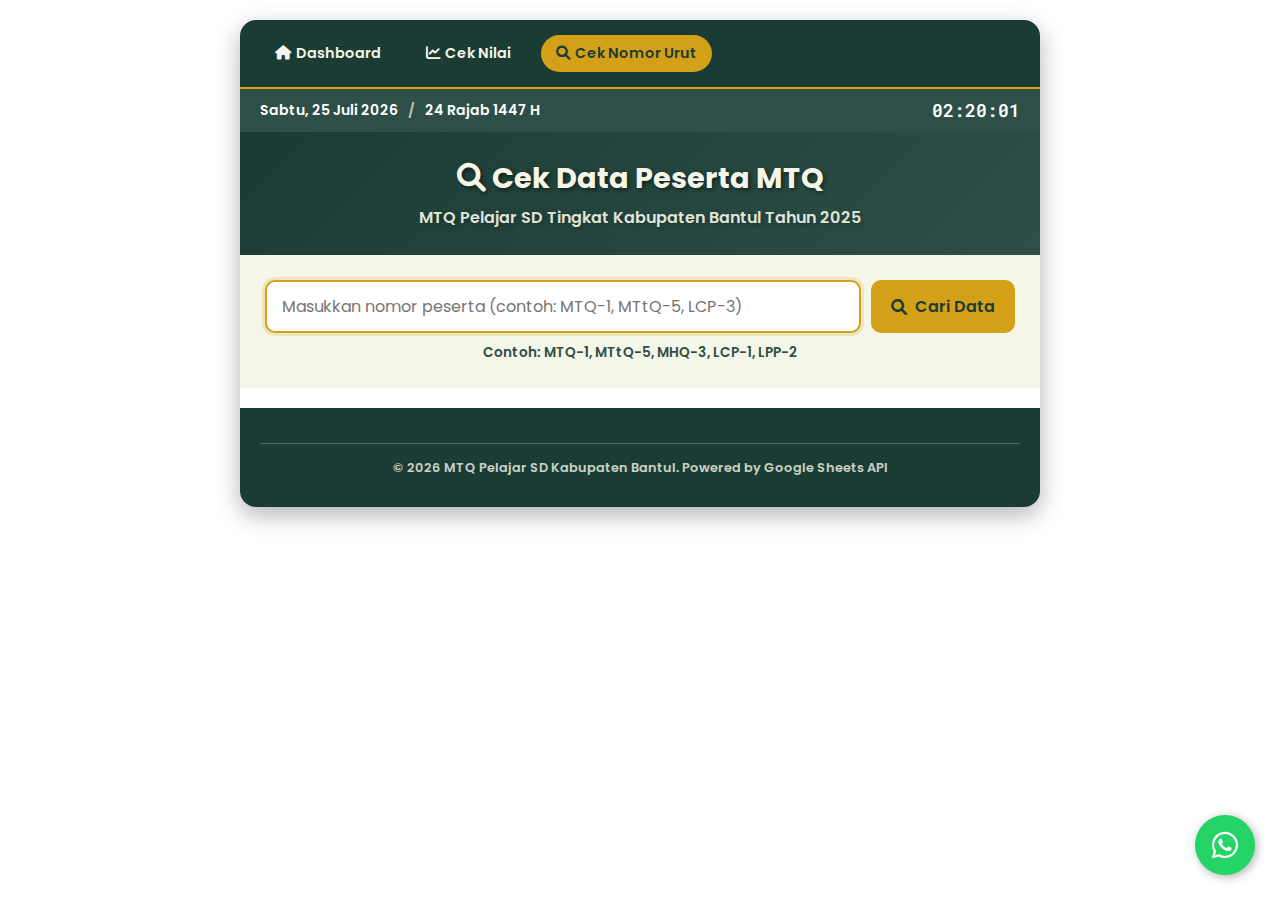
<file: cek-no-urut.html>
<!DOCTYPE html>
<html lang="id">
<head>
    <meta charset="UTF-8">
    <meta name="viewport" content="width=device-width, initial-scale=1.0">
    <title>Cek Data Peserta MTQ Bantul 2025</title>
    <link rel="icon" type="image/png" href="https://i.imghippo.com/files/ZnpG6770LpA.png">
    <link rel="preconnect" href="https://fonts.googleapis.com">
    <link rel="preconnect" href="https://fonts.gstatic.com" crossorigin>
    <link href="https://fonts.googleapis.com/css2?family=Poppins:wght@400;600;700&family=Roboto+Mono:wght@700&display=swap" rel="stylesheet">
    <link rel="stylesheet" href="https://cdnjs.cloudflare.com/ajax/libs/font-awesome/6.0.0/css/all.min.css">
    <style>
        :root {
            --primary-green: #1A3C34;
            --secondary-green: #2E4F47;
            --gold: #D4A017;
            --light-gold: #F5F6E8;
            --white: #ffffff;
            --dark-text: #1A3C34;
        }

        * {
            margin: 0;
            padding: 0;
            box-sizing: border-box;
        }

        body {
            font-family: 'Poppins', 'Segoe UI', sans-serif;
            background: linear-gradient(135deg, var(--primary-green), var(--gold));
            background-image: url('https://i.ibb.co.com/Cpwy9Lv5/images-7.jpg');
            background-blend-mode: overlay;
            background-attachment: fixed;
            color: var(--white);
            min-height: 100vh;
            padding: 20px;
        }

        .container {
            max-width: 800px;
            margin: 0 auto;
            background: var(--white);
            border-radius: 16px;
            box-shadow: 0 8px 25px rgba(0,0,0,0.3);
            overflow: hidden;
        }

        /* Navbar Styles */
        .navbar {
            background: var(--primary-green);
            padding: 15px 20px;
            display: flex;
            justify-content: space-between;
            align-items: center;
            border-bottom: 2px solid var(--gold);
        }

        .nav-brand {
            display: flex;
            align-items: center;
            gap: 10px;
            color: var(--light-gold);
            text-decoration: none;
            font-weight: 700;
            font-size: 1.1em;
        }

        .nav-brand:hover {
            color: var(--gold);
        }

        .nav-links {
            display: flex;
            gap: 15px;
            align-items: center;
        }

        .nav-link {
            display: flex;
            align-items: center;
            gap: 5px;
            color: var(--light-gold);
            text-decoration: none;
            font-weight: 600;
            font-size: 0.9em;
            padding: 8px 15px;
            border-radius: 20px;
            transition: all 0.3s ease;
        }

        .nav-link:hover {
            background: var(--gold);
            color: var(--dark-text);
            transform: translateY(-2px);
        }

        .nav-link.active {
            background: var(--gold);
            color: var(--dark-text);
        }

        /* Top Bar Styles */
        .top-bar {
            display: flex;
            justify-content: space-between;
            align-items: center;
            flex-wrap: wrap;
            gap: 15px;
            padding: 10px 20px;
            margin: 0;
            background: var(--secondary-green);
            font-size: 14px;
        }

        .date-container {
            display: flex;
            align-items: center;
            gap: 5px;
            font-weight: 600;
            text-align: left;
            flex: 1;
        }

        .clock-container {
            display: flex;
            align-items: center;
            gap: 10px;
            text-align: right;
            justify-content: flex-end;
            flex: 1;
        }

        .clock {
            font-weight: 600;
            display: flex;
            align-items: center;
            gap: 5px;
            font-family: 'Roboto Mono', monospace;
            font-size: 1.1rem;
        }

        .hijri-date {
            font-size: 0.85rem;
            font-weight: 500;
            color: var(--light-gold);
            opacity: 0.9;
        }

        .date-separator {
            margin: 0 5px;
            color: var(--light-gold);
            opacity: 0.7;
        }

        .header {
            background: linear-gradient(135deg, var(--primary-green) 0%, var(--secondary-green) 100%);
            color: var(--light-gold);
            padding: 25px 20px;
            text-align: center;
            position: relative;
        }

        .header h1 {
            font-size: 1.8em;
            margin-bottom: 5px;
            font-weight: 700;
            text-shadow: 2px 2px 4px rgba(0,0,0,0.5);
        }

        .header p {
            opacity: 0.9;
            font-size: 1em;
            font-weight: 600;
            text-shadow: 2px 2px 4px rgba(0,0,0,0.3);
        }

        .search-section {
            padding: 25px;
            background: var(--light-gold);
        }

        .input-group {
            display: flex;
            gap: 10px;
            margin-bottom: 10px;
        }

        #participantId {
            flex: 1;
            padding: 12px 15px;
            border: 2px solid #ddd;
            border-radius: 10px;
            font-size: 16px;
            font-family: 'Poppins', sans-serif;
            transition: all 0.3s ease;
            background: var(--white);
            color: var(--dark-text);
        }

        #participantId:focus {
            outline: none;
            border-color: var(--gold);
            box-shadow: 0 0 0 3px rgba(212, 160, 23, 0.2);
        }

        #searchBtn {
            padding: 12px 20px;
            background: var(--gold);
            color: var(--dark-text);
            border: none;
            border-radius: 10px;
            font-size: 16px;
            font-weight: 600;
            cursor: pointer;
            transition: all 0.3s ease;
            font-family: 'Poppins', sans-serif;
            display: flex;
            align-items: center;
            gap: 8px;
        }

        #searchBtn:hover {
            background: var(--light-gold);
            transform: scale(1.05);
            box-shadow: 0 4px 12px rgba(0,0,0,0.2);
        }

        #searchBtn:disabled {
            background: #cccccc;
            cursor: not-allowed;
            transform: none;
            box-shadow: none;
        }

        .examples {
            text-align: center;
            color: var(--secondary-green);
            font-size: 0.85em;
            font-weight: 600;
            margin-top: 10px;
        }

        .result-section {
            padding: 0 25px 25px;
            display: none;
        }

        .participant-card {
            background: var(--white);
            border-radius: 12px;
            padding: 20px;
            border: 2px solid var(--light-gold);
            box-shadow: 0 4px 15px rgba(0,0,0,0.1);
        }

        .data-table {
            width: 100%;
            border-collapse: collapse;
            margin-bottom: 5px;
        }

        .data-table tr {
            border-bottom: 1px solid var(--light-gold);
        }

        .data-table tr:last-child {
            border-bottom: none;
        }

        .data-label {
            font-weight: 700;
            color: var(--primary-green);
            padding: 12px 15px 12px 0;
            width: 160px;
            vertical-align: top;
            text-align: left;
        }

        .data-separator {
            padding: 12px 5px;
            width: 10px;
            text-align: center;
            color: var(--secondary-green);
            vertical-align: top;
            font-weight: 600;
        }

        .data-value {
            color: var(--dark-text);
            padding: 12px 0;
            vertical-align: top;
            font-weight: 600;
        }

        .team-section {
            margin-top: 20px;
            padding-top: 20px;
            border-top: 2px solid var(--light-gold);
        }

        .team-section h4 {
            color: var(--primary-green);
            margin-bottom: 15px;
            font-size: 1.1em;
            text-align: center;
            font-weight: 700;
            display: flex;
            align-items: center;
            justify-content: center;
            gap: 8px;
        }

        .team-table {
            width: 100%;
            border-collapse: collapse;
            background: var(--light-gold);
            border-radius: 8px;
            overflow: hidden;
            box-shadow: 0 2px 8px rgba(0,0,0,0.1);
        }

        .team-table th {
            background: var(--primary-green);
            color: var(--light-gold);
            padding: 12px 15px;
            text-align: left;
            font-weight: 700;
        }

        .team-table td {
            padding: 12px 15px;
            border-bottom: 1px solid #e9ecef;
            text-align: left;
            color: var(--dark-text);
            font-weight: 600;
        }

        .team-table tr:last-child td {
            border-bottom: none;
        }

        .team-table tr:nth-child(even) {
            background: rgba(212, 160, 23, 0.1);
        }

        .loading {
            text-align: center;
            padding: 30px 20px;
            color: var(--primary-green);
            display: flex;
            flex-direction: column;
            align-items: center;
            gap: 15px;
        }

        .spinner {
            width: 50px;
            height: 50px;
            border: 5px solid var(--light-gold);
            border-top-color: var(--primary-green);
            border-bottom-color: var(--primary-green);
            border-radius: 50%;
            animation: spin 1s linear infinite;
        }

        @keyframes spin {
            to { transform: rotate(360deg); }
        }

        .error {
            background: rgba(255, 234, 167, 0.9);
            color: #d63031;
            padding: 20px;
            border-radius: 10px;
            text-align: center;
            margin: 15px 0;
            border: 2px solid rgba(212, 160, 23, 0.3);
            font-weight: 600;
        }

        .success-badge {
            background: var(--gold);
            color: var(--dark-text);
            padding: 12px 20px;
            border-radius: 25px;
            font-size: 1em;
            font-weight: 700;
            display: block;
            text-align: center;
            margin-bottom: 20px;
            box-shadow: 0 4px 12px rgba(0,0,0,0.2);
            display: flex;
            align-items: center;
            justify-content: center;
            gap: 8px;
        }

        .action-button {
            display: inline-flex;
            align-items: center;
            gap: 8px;
            background: var(--secondary-green);
            color: var(--light-gold);
            border: none;
            padding: 12px 20px;
            border-radius: 8px;
            font-weight: 600;
            cursor: pointer;
            transition: all 0.3s ease;
            text-decoration: none;
            font-size: 0.9em;
            margin-top: 15px;
        }

        .action-button:hover {
            background: var(--primary-green);
            transform: scale(1.05);
            box-shadow: 0 4px 12px rgba(0,0,0,0.2);
        }

        .action-button.secondary {
            background: var(--gold);
            color: var(--dark-text);
        }

        .action-button.secondary:hover {
            background: var(--light-gold);
        }

        .last-updated {
            text-align: center;
            font-size: 0.8rem;
            color: var(--secondary-green);
            margin-top: 15px;
            font-style: italic;
            font-weight: 600;
        }

        .footer {
            background: var(--primary-green);
            color: var(--light-gold);
            padding: 20px;
            text-align: center;
            margin-top: 20px;
        }

        .footer p {
            margin-bottom: 10px;
            font-weight: 600;
        }

        .copyright {
            margin-top: 15px;
            padding-top: 15px;
            border-top: 1px solid rgba(245, 246, 232, 0.3);
            font-size: 0.8em;
            opacity: 0.8;
        }

        /* Floating WhatsApp Button */
        .whatsapp-float {
            position: fixed;
            width: 60px;
            height: 60px;
            bottom: 25px;
            right: 25px;
            background-color: #25d366;
            color: #FFF;
            border-radius: 50px;
            text-align: center;
            font-size: 30px;
            box-shadow: 2px 2px 10px rgba(0, 0, 0, 0.3);
            z-index: 100;
            display: flex;
            align-items: center;
            justify-content: center;
            transition: all 0.3s ease;
            animation: pulse 2s infinite;
            text-decoration: none;
        }

        .whatsapp-float:hover {
            background-color: #128C7E;
            transform: scale(1.1);
            box-shadow: 3px 3px 15px rgba(0, 0, 0, 0.4);
            text-decoration: none;
        }

        .whatsapp-float i {
            text-decoration: none;
            border: none;
        }

        @keyframes pulse {
            0% { transform: scale(1); }
            50% { transform: scale(1.05); }
            100% { transform: scale(1); }
        }

        @media (max-width: 768px) {
            .container {
                margin: 10px;
                border-radius: 12px;
            }
            
            .navbar {
                flex-direction: column;
                gap: 10px;
                padding: 15px;
            }
            
            .nav-links {
                flex-wrap: wrap;
                justify-content: center;
            }
            
            .top-bar {
                flex-direction: column;
                gap: 10px;
                text-align: center;
            }
            
            .date-container, .clock-container {
                justify-content: center;
                text-align: center;
            }
            
            .header h1 {
                font-size: 1.5em;
            }
            
            .input-group {
                flex-direction: column;
            }
            
            .data-label {
                width: 130px;
                font-size: 0.9em;
                padding: 12px 10px 12px 0;
            }
            
            .data-separator {
                padding: 12px 3px;
            }
            
            .team-table {
                font-size: 0.85em;
            }
            
            .team-table th,
            .team-table td {
                padding: 10px 8px;
            }
            
            .search-section {
                padding: 20px;
            }
            
            .result-section {
                padding: 0 20px 20px;
            }

            .whatsapp-float {
                width: 50px;
                height: 50px;
                font-size: 25px;
                bottom: 20px;
                right: 20px;
            }
        }

        @media (max-width: 480px) {
            body {
                padding: 10px;
            }
            
            .header {
                padding: 20px 15px;
            }
            
            .header h1 {
                font-size: 1.3em;
            }
            
            .header p {
                font-size: 0.9em;
            }
            
            .data-table {
                font-size: 0.8em;
            }
            
            .success-badge {
                font-size: 0.9em;
                padding: 10px 15px;
            }

            .nav-link {
                font-size: 0.8em;
                padding: 6px 12px;
            }

            .clock {
                font-size: 1rem;
            }

            .hijri-date {
                font-size: 0.8rem;
            }
        }
    </style>
</head>
<body>
    <div class="container">
       <!-- Navbar -->
<nav class="navbar">
    <div class="nav-links">
        <a href="index.html" class="nav-link">
            <i class="fas fa-home"></i>
            Dashboard
        </a>
        <a href="cek-nilai.html" class="nav-link">
            <i class="fas fa-chart-line"></i>
            Cek Nilai
        </a>
        <a href="cek-no-urut.html" class="nav-link active">
            <i class="fas fa-search"></i>
            Cek Nomor Urut
        </a>
    </div>
</nav>

        <!-- Top Bar -->
        <div class="top-bar">
            <div class="date-container">
                <span id="masehi-date"></span>
                <span class="date-separator">/</span>
                <span id="hijri-date"></span>
            </div>
            <div class="clock-container">
                <div class="clock" id="clock"></div>
            </div>
        </div>

        <div class="header">
            <h1><i class="fas fa-search"></i> Cek Data Peserta MTQ</h1>
            <p>MTQ Pelajar SD Tingkat Kabupaten Bantul Tahun 2025</p>
        </div>

        <div class="search-section">
            <div class="input-group">
                <input 
                    type="text" 
                    id="participantId" 
                    placeholder="Masukkan nomor peserta (contoh: MTQ-1, MTtQ-5, LCP-3)"
                    autocomplete="off"
                >
                <button id="searchBtn" onclick="searchParticipant()">
                    <i class="fas fa-search"></i> Cari Data
                </button>
            </div>
            <div class="examples">
                Contoh: MTQ-1, MTtQ-5, MHQ-3, LCP-1, LPP-2
            </div>

            <div class="result-section" id="resultSection">
                <!-- Hasil akan ditampilkan di sini -->
            </div>
        </div>

        <footer class="footer">
            <div class="copyright">
                <p>© 2025 MTQ Pelajar SD Kabupaten Bantul. Powered by Google Sheets API</p>
            </div>
        </footer>
    </div>

    <!-- Floating WhatsApp Button -->
    <a href="https://wa.me/6285643238821?text=Halo%20panitia%20MTQ%20Bantul%202025,%20saya%20ingin%20bertanya..." class="whatsapp-float" target="_blank" aria-label="Hubungi via WhatsApp">
        <i class="fab fa-whatsapp"></i>
    </a>

    <script>
        const BACKEND_URL = 'https://script.google.com/macros/s/AKfycbw271vdfj1B5P5OOcQF_LNEUdtB6wKxeP525W_Toim1YtV1yISSTSkbcJpD3rb6YUrRpA/exec';

        // Hijri Date System
        class HijriDateSystem {
            constructor() {
                this.cache = { data: null, lastFetch: null, cacheDuration: 864e5 };
                this.initMonthMapping();
            }
            
            initMonthMapping() {
                this.monthMapping = {
                    'Muharram': 'Muharam', 'Muḥarram': 'Muharam', 'Safar': 'Safar', 'Ṣafar': 'Safar',
                    'Rabi al-awwal': 'Rabiulawal', 'Rabīʿ al-awwal': 'Rabiulawal', "Rabi' al-awwal": 'Rabiulawal',
                    'Rabiul Awal': 'Rabiulawal', 'Rabi al-Awwal': 'Rabiulawal', 'Rabi al-thani': 'Rabiulakhir',
                    'Rabīʿ al-thānī': 'Rabiulakhir', "Rabi' al-thani": 'Rabiulakhir', 'Rabiul Akhir': 'Rabiulakhir',
                    'Rabi al-Akhir': 'Rabiulakhir', 'Rabi al-Thani': 'Rabiulakhir', 'Jumada al-awwal': 'Jumadilawal',
                    'Jumādá al-ūlá': 'Jumadilawal', 'Jumada al-ula': 'Jumadilawal', 'Jumadil Awal': 'Jumadilawal',
                    'Jumada al-Awwal': 'Jumadilawal', 'Jumada al-thani': 'Jumadilakhir', 'Jumādá al-ākhirah': 'Jumadilakhir',
                    'Jumada al-akhirah': 'Jumadilakhir', 'Jumadil Akhir': 'Jumadilakhir', 'Jumada al-Akhir': 'Jumadilakhir',
                    'Jumada al-Thani': 'Jumadilakhir', 'Rajab': 'Rajab', "Sha'ban": 'Syakban', 'Shaʿbān': 'Syakban',
                    'Shaban': 'Syakban', 'Shaaban': 'Syakban', 'Ramadan': 'Ramadan', 'Ramaḍān': 'Ramadan',
                    'Ramadhan': 'Ramadan', 'Ramadān': 'Ramadan', 'Shawwal': 'Syawal', 'Shawwāl': 'Syawal',
                    'Syawal': 'Syawal', "Dhu al-Qi'dah": 'Zulkaidah', 'Dhū al-Qaʿdah': 'Zulkaidah',
                    "Dhu al-Qa'dah": 'Zulkaidah', 'Zulkaidah': 'Zulkaidah', 'Dhū al-Qa‘dah': 'Zulkaidah',
                    'Dhu al-Qa‘dah': 'Zulkaidah', 'Dhu al-Hijjah': 'Zulhijah', 'Dhū al-Ḥijjah': 'Zulhijah',
                    'Zulhijah': 'Zulhijah', 'محرم': 'Muharam', 'صفر': 'Safar', 'ربيع الأول': 'Rabiulawal',
                    'ربيع الثاني': 'Rabiulakhir', 'جمادى الأولى': 'Jumadilawal', 'جمادى الآخرة': 'Jumadilakhir',
                    'رجب': 'Rajab', 'شعبان': 'Syakban', 'رمضان': 'Ramadan', 'شوال': 'Syawal',
                    'ذو القعدة': 'Zulkaidah', 'ذو الحجة': 'Zulhijah'
                };
                
                this.normalizedMapping = {};
                Object.keys(this.monthMapping).forEach(key => {
                    const normalizedKey = key.toLowerCase().replace(/[^a-z0-9]/g, '').trim();
                    this.normalizedMapping[normalizedKey] = this.monthMapping[key];
                });
            }
            
            async getHijriDate() {
                if (this.cache.data && this.cache.lastFetch && 
                    (Date.now() - this.cache.lastFetch) < this.cache.cacheDuration) {
                    return this.cache.data;
                }
                
                try {
                    const now = new Date();
                    const year = now.getFullYear();
                    const month = now.getMonth() + 1;
                    const day = now.getDate();
                    
                    const response = await fetch(`https://api.aladhan.com/v1/gToH/${day}-${month}-${year}`);
                    if (!response.ok) throw new Error(`HTTP error! status: ${response.status}`);
                    
                    const data = await response.json();
                    if (data.code === 200) {
                        const hijri = data.data.hijri;
                        const monthName = this.normalizeHijriMonth(hijri.month.en, hijri.month.ar);
                        const hijriDate = `${hijri.day} ${monthName} ${hijri.year} H`;
                        
                        this.cache.data = hijriDate;
                        this.cache.lastFetch = Date.now();
                        return hijriDate;
                    } else {
                        throw new Error(`API error: ${data.code}`);
                    }
                } catch (error) {
                    console.error('Error getting Hijri date:', error);
                    return this.getFallbackHijriDate();
                }
            }
            
            normalizeHijriMonth(englishName, arabicName) {
                let monthName = this.monthMapping[englishName];
                if (!monthName) {
                    monthName = this.monthMapping[arabicName];
                }
                if (!monthName) {
                    const normalizedKey = englishName.toLowerCase().replace(/[^a-z0-9]/g, '').trim();
                    monthName = this.normalizedMapping[normalizedKey];
                }
                return monthName || englishName;
            }
            
            getFallbackHijriDate() {
                const now = new Date();
                const hijriMonths = ['Muharam', 'Safar', 'Rabiulawal', 'Rabiulakhir', 'Jumadilawal', 
                                    'Jumadilakhir', 'Rajab', 'Syakban', 'Ramadan', 'Syawal', 'Zulkaidah', 'Zulhijah'];
                const hijriYear = 1446 + Math.floor((now.getFullYear() - 2024) * 0.97);
                const hijriMonth = hijriMonths[now.getMonth()];
                const hijriDay = now.getDate();
                
                return `${hijriDay} ${hijriMonth} ${hijriYear} H`;
            }
        }

        const hijriDateSystem = new HijriDateSystem();

        function updateClock() {
            const now = new Date();
            
            // Update Masehi date
            const masehiDate = now.toLocaleDateString('id-ID', {
                weekday: 'long',
                year: 'numeric',
                month: 'long',
                day: 'numeric',
                timeZone: 'Asia/Jakarta'
            }).replace(/Minggu/g, 'Ahad');
            
            document.getElementById('masehi-date').textContent = masehiDate;
            
            // Update time
            const time = now.toLocaleTimeString('id-ID', {
                timeZone: 'Asia/Jakarta',
                hour: '2-digit',
                minute: '2-digit',
                second: '2-digit',
                hour12: false
            }).replace(/\./g, ':');
            
            document.getElementById('clock').textContent = time;
            
            // Update Hijri date
            hijriDateSystem.getHijriDate().then(hijriDate => {
                document.getElementById('hijri-date').textContent = hijriDate;
            });
        }

        // Update clock every second
        setInterval(updateClock, 1000);
        updateClock(); // Initial call

        function searchParticipant() {
            const participantId = document.getElementById('participantId').value.trim();
            const searchBtn = document.getElementById('searchBtn');
            const resultSection = document.getElementById('resultSection');

            if (!participantId) {
                showResult('error', '⚠️ Masukkan nomor peserta terlebih dahulu');
                return;
            }

            // Tampilkan loading
            searchBtn.disabled = true;
            searchBtn.innerHTML = '<i class="fas fa-spinner fa-spin"></i> Mencari...';
            resultSection.style.display = 'block';
            resultSection.innerHTML = `
                <div class="loading">
                    <div class="spinner"></div>
                    <h3>Mencari Data Peserta...</h3>
                    <p>Sedang mencari data untuk <strong>${participantId}</strong></p>
                </div>
            `;

            fetch(`${BACKEND_URL}?id=${encodeURIComponent(participantId)}`)
                .then(response => response.json())
                .then(data => {
                    if (data.success) {
                        displayParticipantData(data);
                    } else {
                        showResult('error', `❌ ${data.error || 'Peserta tidak ditemukan'}`);
                    }
                })
                .catch(error => {
                    console.error('Error:', error);
                    showResult('error', '❌ Gagal terhubung ke server. Periksa koneksi internet Anda.');
                })
                .finally(() => {
                    searchBtn.disabled = false;
                    searchBtn.innerHTML = '<i class="fas fa-search"></i> Cari Data';
                });
        }

        function displayParticipantData(data) {
            const participant = data.participant;
            const lomba = data.lomba;
            
            let html = `
                <div class="success-badge">
                    <i class="fas fa-check-circle"></i> DATA DITEMUKAN
                </div>
                <div class="participant-card">
                    <table class="data-table">
            `;

            // Untuk LCP: Tampilkan data tim dulu, baru anggota
            if (lomba.isTeam) {
                html += `
                    <tr>
                        <td class="data-label">Nomor Peserta</td>
                        <td class="data-separator">:</td>
                        <td class="data-value">${participant['No Peserta']}</td>
                    </tr>
                    <tr>
                        <td class="data-label">Kapanewon</td>
                        <td class="data-separator">:</td>
                        <td class="data-value">${participant.Kapanewon}</td>
                    </tr>
                    <tr>
                        <td class="data-label">Cabang Lomba</td>
                        <td class="data-separator">:</td>
                        <td class="data-value">${participant['Cabang Lomba']}</td>
                    </tr>
                `;
            } else {
                // Untuk individu: Tampilkan semua data
                html += `
                    <tr>
                        <td class="data-label">Nomor Peserta</td>
                        <td class="data-separator">:</td>
                        <td class="data-value">${participant['No Peserta']}</td>
                    </tr>
                    <tr>
                        <td class="data-label">Nama</td>
                        <td class="data-separator">:</td>
                        <td class="data-value">${participant.Nama}</td>
                    </tr>
                    <tr>
                        <td class="data-label">Jenis Kelamin</td>
                        <td class="data-separator">:</td>
                        <td class="data-value">${participant['Jenis Kelamin'] || '-'}</td>
                    </tr>
                    <tr>
                        <td class="data-label">Asal Sekolah</td>
                        <td class="data-separator">:</td>
                        <td class="data-value">${participant['Asal Sekolah']}</td>
                    </tr>
                    <tr>
                        <td class="data-label">Kapanewon</td>
                        <td class="data-separator">:</td>
                        <td class="data-value">${participant.Kapanewon}</td>
                    </tr>
                    <tr>
                        <td class="data-label">Cabang Lomba</td>
                        <td class="data-separator">:</td>
                        <td class="data-value">${participant['Cabang Lomba']}</td>
                    </tr>
                `;
            }

            html += `</table>`;

            // Tambahkan data anggota tim jika LCP
            if (lomba.isTeam && data.teamMembers && data.teamMembers.length > 0) {
                html += `
                    <div class="team-section">
                        <h4><i class="fas fa-users"></i> ANGGOTA TIM</h4>
                        <table class="team-table">
                            <thead>
                                <tr>
                                    <th>No</th>
                                    <th>Nama Anggota</th>
                                    <th>Jenis Kelamin</th>
                                    <th>Asal Sekolah</th>
                                </tr>
                            </thead>
                            <tbody>
                                ${data.teamMembers.map((member, index) => `
                                    <tr>
                                        <td>${index + 1}</td>
                                        <td>${member.Nama}</td>
                                        <td>${member['Jenis Kelamin'] || '-'}</td>
                                        <td>${member['Asal Sekolah']}</td>
                                    </tr>
                                `).join('')}
                            </tbody>
                        </table>
                    </div>
                `;
            }

            html += `
                </div>
                <div class="last-updated">
                    <i class="fas fa-clock"></i> Data diperbarui: ${new Date().toLocaleString('id-ID')}
                </div>
                <div style="text-align: center;">
                    <button class="action-button secondary" onclick="clearSearch()">
                        <i class="fas fa-search"></i> Cari Data Lain
                    </button>
                </div>
            `;

            document.getElementById('resultSection').innerHTML = html;
        }

        function showResult(type, message) {
            const resultSection = document.getElementById('resultSection');
            resultSection.style.display = 'block';
            
            if (type === 'error') {
                resultSection.innerHTML = `
                    <div class="error">
                        <i class="fas fa-exclamation-triangle"></i>
                        ${message}
                    </div>
                    <div style="text-align: center;">
                        <button class="action-button secondary" onclick="clearSearch()">
                            <i class="fas fa-search"></i> Coba Lagi
                        </button>
                    </div>
                `;
            }
        }

        function clearSearch() {
            document.getElementById('participantId').value = '';
            document.getElementById('participantId').focus();
            document.getElementById('resultSection').style.display = 'none';
            document.getElementById('resultSection').innerHTML = '';
        }

        // Support Enter key
        document.getElementById('participantId').addEventListener('keypress', function(e) {
            if (e.key === 'Enter') {
                searchParticipant();
            }
        });

        // Auto-focus on input
        document.getElementById('participantId').focus();

        // Tambahkan tahun dinamis di copyright
        document.addEventListener('DOMContentLoaded', function() {
            const year = new Date().getFullYear();
            const copyrightElement = document.querySelector('.copyright p');
            if (copyrightElement) {
                copyrightElement.textContent = copyrightElement.textContent.replace('2025', year);
            }
        });
    </script>
</body>
</html>
</file>
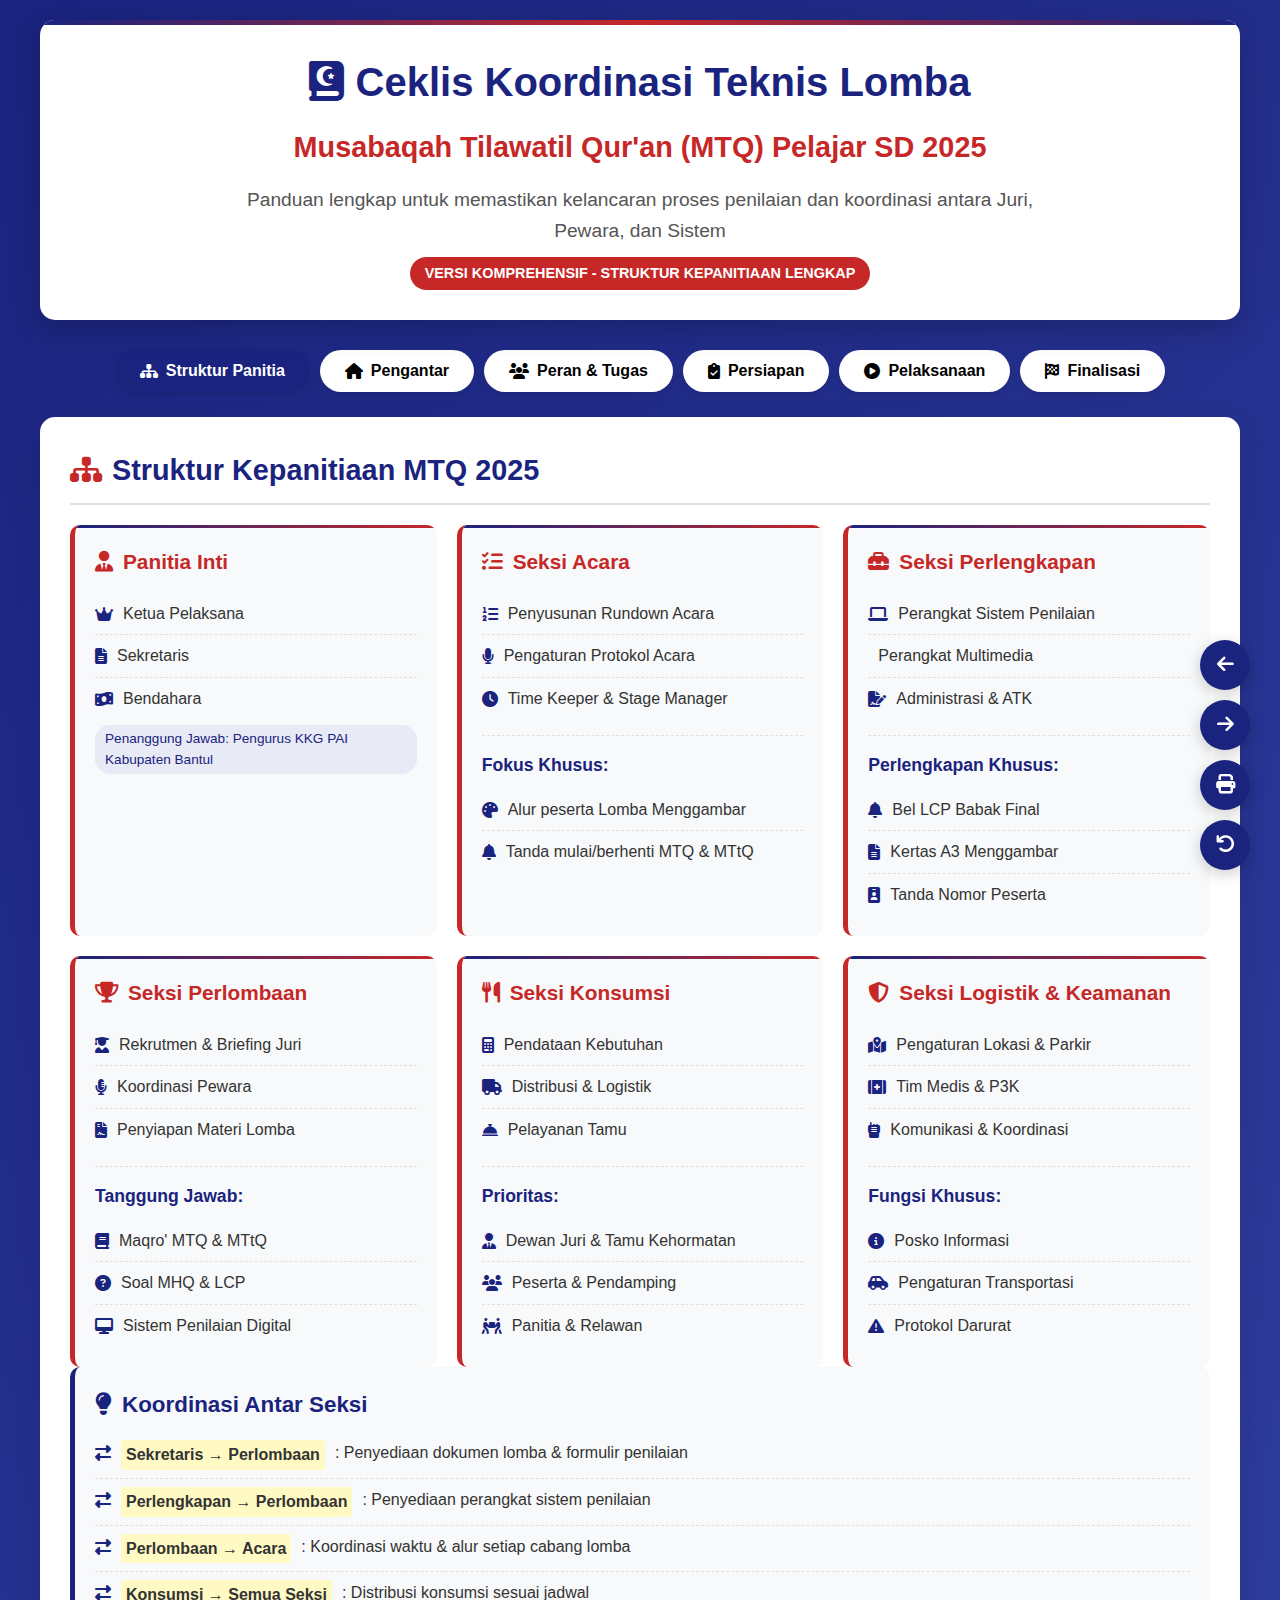
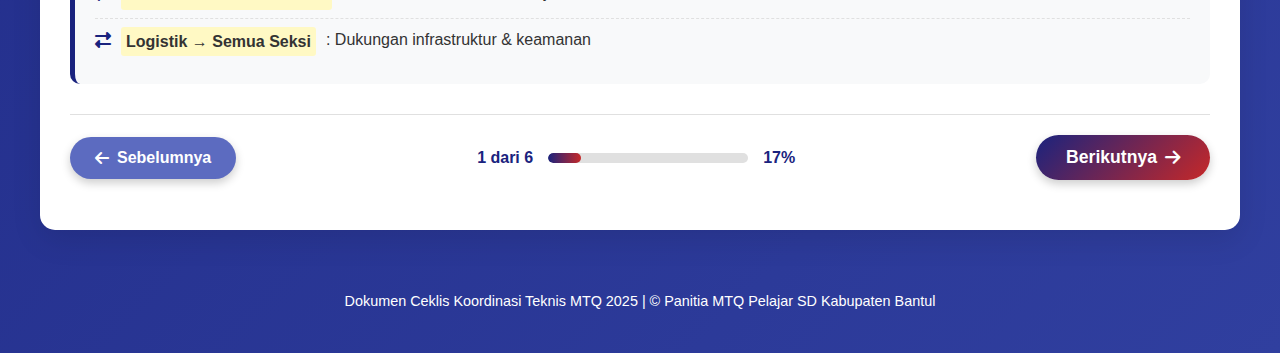
<file: ceklis.html>
<!DOCTYPE html>
<html lang="id">
<head>
    <meta charset="UTF-8">
    <meta name="viewport" content="width=device-width, initial-scale=1.0">
    <title>Ceklis Koordinasi Teknis Lomba MTQ 2025</title>
    <link rel="stylesheet" href="https://cdnjs.cloudflare.com/ajax/libs/font-awesome/6.4.0/css/all.min.css">
    <style>
        * {
            box-sizing: border-box;
            margin: 0;
            padding: 0;
            font-family: 'Segoe UI', Tahoma, Geneva, Verdana, sans-serif;
        }

        body {
            background: linear-gradient(135deg, #1a237e 0%, #303f9f 100%);
            color: #333;
            line-height: 1.6;
            padding: 20px;
            min-height: 100vh;
        }

        .container {
            max-width: 1200px;
            margin: 0 auto;
            position: relative;
        }

        .header {
            text-align: center;
            background: white;
            padding: 30px;
            border-radius: 15px;
            box-shadow: 0 10px 30px rgba(0, 0, 0, 0.2);
            margin-bottom: 30px;
            position: relative;
            overflow: hidden;
        }

        .header::before {
            content: "";
            position: absolute;
            top: 0;
            left: 0;
            right: 0;
            height: 5px;
            background: linear-gradient(90deg, #1a237e, #c62828, #1a237e);
        }

        .header h1 {
            color: #1a237e;
            font-size: 2.5rem;
            margin-bottom: 10px;
            font-weight: 700;
        }

        .header h2 {
            color: #c62828;
            font-size: 1.8rem;
            margin-bottom: 15px;
            font-weight: 600;
        }

        .header p {
            color: #555;
            font-size: 1.2rem;
            max-width: 800px;
            margin: 0 auto;
        }

        .badge {
            display: inline-block;
            background: #c62828;
            color: white;
            padding: 5px 15px;
            border-radius: 20px;
            font-size: 0.9rem;
            margin-top: 10px;
            font-weight: 600;
        }

        .nav-tabs {
            display: flex;
            justify-content: center;
            flex-wrap: wrap;
            gap: 10px;
            margin-bottom: 25px;
        }

        .nav-tab {
            background: white;
            border: none;
            padding: 12px 25px;
            border-radius: 50px;
            font-size: 1rem;
            font-weight: 600;
            cursor: pointer;
            transition: all 0.3s ease;
            box-shadow: 0 4px 10px rgba(0, 0, 0, 0.1);
            display: flex;
            align-items: center;
            gap: 8px;
        }

        .nav-tab:hover {
            transform: translateY(-3px);
            box-shadow: 0 6px 15px rgba(0, 0, 0, 0.15);
        }

        .nav-tab.active {
            background: #1a237e;
            color: white;
        }

        .content-section {
            display: none;
            background: white;
            border-radius: 15px;
            padding: 30px;
            box-shadow: 0 10px 30px rgba(0, 0, 0, 0.1);
            margin-bottom: 30px;
            animation: fadeIn 0.5s ease;
            position: relative;
        }

        @keyframes fadeIn {
            from { opacity: 0; transform: translateY(10px); }
            to { opacity: 1; transform: translateY(0); }
        }

        .content-section.active {
            display: block;
        }

        .section-title {
            color: #1a237e;
            font-size: 1.8rem;
            margin-bottom: 20px;
            padding-bottom: 10px;
            border-bottom: 2px solid #e0e0e0;
            display: flex;
            align-items: center;
            gap: 10px;
        }

        .section-title i {
            color: #c62828;
        }

        .role-card {
            background: #f8f9fa;
            border-radius: 10px;
            padding: 20px;
            margin-bottom: 20px;
            border-left: 5px solid #1a237e;
            transition: transform 0.3s ease;
        }

        .role-card:hover {
            transform: translateX(5px);
        }

        .role-title {
            color: #1a237e;
            font-size: 1.4rem;
            margin-bottom: 10px;
            display: flex;
            align-items: center;
            gap: 10px;
        }

        .role-desc {
            color: #555;
            margin-bottom: 15px;
        }

        .task-list {
            list-style-type: none;
        }

        .task-list li {
            padding: 8px 0;
            border-bottom: 1px dashed #e0e0e0;
            display: flex;
            align-items: flex-start;
            gap: 10px;
        }

        .task-list li:last-child {
            border-bottom: none;
        }

        .task-list li i {
            color: #1a237e;
            margin-top: 5px;
        }

        .checklist-table {
            width: 100%;
            border-collapse: collapse;
            margin-top: 20px;
            box-shadow: 0 5px 15px rgba(0, 0, 0, 0.05);
            border-radius: 10px;
            overflow: hidden;
        }

        .checklist-table th {
            background: #1a237e;
            color: white;
            padding: 15px;
            text-align: left;
            font-weight: 600;
        }

        .checklist-table td {
            padding: 15px;
            border-bottom: 1px solid #e0e0e0;
        }

        .checklist-table tr:nth-child(even) {
            background: #f8f9fa;
        }

        .checklist-table tr:hover {
            background: #e8eaf6;
        }

        .status-checkbox {
            width: 25px;
            height: 25px;
            cursor: pointer;
        }

        .phase-indicator {
            display: flex;
            justify-content: space-between;
            margin: 30px 0;
            position: relative;
        }

        .phase-indicator::before {
            content: "";
            position: absolute;
            top: 50%;
            left: 0;
            right: 0;
            height: 3px;
            background: #e0e0e0;
            transform: translateY(-50%);
            z-index: 1;
        }

        .phase {
            background: white;
            width: 50px;
            height: 50px;
            border-radius: 50%;
            display: flex;
            align-items: center;
            justify-content: center;
            font-weight: bold;
            color: #1a237e;
            border: 3px solid #e0e0e0;
            position: relative;
            z-index: 2;
            transition: all 0.3s ease;
        }

        .phase.active {
            background: #1a237e;
            color: white;
            border-color: #1a237e;
        }

        .phase.completed {
            background: #4caf50;
            color: white;
            border-color: #4caf50;
        }

        .controls {
            display: flex;
            justify-content: space-between;
            align-items: center;
            margin-top: 30px;
            padding: 20px 0;
            border-top: 1px solid #e0e0e0;
        }

        .nav-buttons {
            display: flex;
            gap: 15px;
        }

        .btn {
            background: #1a237e;
            color: white;
            border: none;
            padding: 12px 25px;
            border-radius: 50px;
            font-size: 1rem;
            font-weight: 600;
            cursor: pointer;
            transition: all 0.3s ease;
            display: flex;
            align-items: center;
            gap: 8px;
            box-shadow: 0 4px 10px rgba(0, 0, 0, 0.2);
        }

        .btn:hover {
            background: #303f9f;
            transform: translateY(-3px);
            box-shadow: 0 6px 15px rgba(0, 0, 0, 0.25);
        }

        .btn-outline {
            background: transparent;
            color: #1a237e;
            border: 2px solid #1a237e;
        }

        .btn-outline:hover {
            background: #e8eaf6;
        }

        .btn-next {
            background: linear-gradient(135deg, #1a237e, #c62828);
            padding: 12px 30px;
            font-size: 1.1rem;
        }

        .btn-next:hover {
            background: linear-gradient(135deg, #303f9f, #d32f2f);
            transform: translateY(-3px) scale(1.05);
        }

        .btn-prev {
            background: #5c6bc0;
        }

        .btn-prev:hover {
            background: #3949ab;
        }

        .progress-info {
            display: flex;
            align-items: center;
            gap: 15px;
            color: #1a237e;
            font-weight: 600;
        }

        .progress-bar {
            width: 200px;
            height: 10px;
            background: #e0e0e0;
            border-radius: 5px;
            overflow: hidden;
        }

        .progress-fill {
            height: 100%;
            background: linear-gradient(90deg, #1a237e, #c62828);
            border-radius: 5px;
            transition: width 0.5s ease;
        }

        .footer {
            text-align: center;
            color: white;
            margin-top: 40px;
            padding: 20px;
            font-size: 0.9rem;
        }

        .highlight {
            background: #fff9c4;
            padding: 2px 5px;
            border-radius: 3px;
            font-weight: 600;
        }

        .priority-high {
            color: #c62828;
            font-weight: 600;
        }

        .committee-grid {
            display: grid;
            grid-template-columns: repeat(auto-fill, minmax(300px, 1fr));
            gap: 20px;
            margin-top: 20px;
        }

        .committee-card {
            background: #f8f9fa;
            border-radius: 10px;
            padding: 20px;
            border-left: 5px solid #c62828;
            transition: all 0.3s ease;
            position: relative;
            overflow: hidden;
        }

        .committee-card::before {
            content: "";
            position: absolute;
            top: 0;
            left: 0;
            right: 0;
            height: 3px;
            background: linear-gradient(90deg, #1a237e, #c62828);
        }

        .committee-card:hover {
            transform: translateY(-5px);
            box-shadow: 0 10px 20px rgba(0, 0, 0, 0.1);
        }

        .committee-title {
            color: #c62828;
            font-size: 1.3rem;
            margin-bottom: 15px;
            display: flex;
            align-items: center;
            gap: 10px;
        }

        .subcommittee {
            margin-top: 15px;
            padding-top: 15px;
            border-top: 1px dashed #e0e0e0;
        }

        .subcommittee-title {
            color: #1a237e;
            font-size: 1.1rem;
            margin-bottom: 10px;
            font-weight: 600;
        }

        .person-in-charge {
            display: inline-block;
            background: #e8eaf6;
            color: #1a237e;
            padding: 3px 10px;
            border-radius: 15px;
            font-size: 0.85rem;
            margin-top: 5px;
            font-weight: 500;
        }

        .floating-nav {
            position: fixed;
            bottom: 30px;
            right: 30px;
            display: flex;
            flex-direction: column;
            gap: 10px;
            z-index: 100;
        }

        .floating-btn {
            width: 50px;
            height: 50px;
            border-radius: 50%;
            background: #1a237e;
            color: white;
            border: none;
            display: flex;
            align-items: center;
            justify-content: center;
            font-size: 1.2rem;
            cursor: pointer;
            box-shadow: 0 4px 15px rgba(0, 0, 0, 0.2);
            transition: all 0.3s ease;
        }

        .floating-btn:hover {
            transform: scale(1.1);
            background: #c62828;
        }

        .completion-badge {
            position: absolute;
            top: 20px;
            right: 20px;
            background: #4caf50;
            color: white;
            padding: 5px 10px;
            border-radius: 20px;
            font-size: 0.8rem;
            font-weight: 600;
            display: flex;
            align-items: center;
            gap: 5px;
        }

        .save-status {
            position: fixed;
            bottom: 30px;
            left: 30px;
            background: #4caf50;
            color: white;
            padding: 10px 15px;
            border-radius: 5px;
            font-size: 0.9rem;
            font-weight: 600;
            box-shadow: 0 4px 10px rgba(0, 0, 0, 0.2);
            opacity: 0;
            transition: opacity 0.3s ease;
            z-index: 100;
        }

        .save-status.show {
            opacity: 1;
        }

        .reset-btn {
            background: #f44336;
        }

        .reset-btn:hover {
            background: #d32f2f;
        }

        @media (max-width: 768px) {
            .header h1 {
                font-size: 2rem;
            }
            
            .header h2 {
                font-size: 1.5rem;
            }
            
            .nav-tab {
                padding: 10px 15px;
                font-size: 0.9rem;
            }
            
            .checklist-table {
                font-size: 0.9rem;
            }
            
            .checklist-table th, 
            .checklist-table td {
                padding: 10px;
            }
            
            .phase {
                width: 40px;
                height: 40px;
                font-size: 0.9rem;
            }
            
            .committee-grid {
                grid-template-columns: 1fr;
            }
            
            .controls {
                flex-direction: column;
                gap: 15px;
            }
            
            .nav-buttons {
                width: 100%;
                justify-content: space-between;
            }
            
            .progress-info {
                width: 100%;
                justify-content: center;
            }
            
            .floating-nav {
                bottom: 20px;
                right: 20px;
            }
            
            .save-status {
                bottom: 20px;
                left: 20px;
                font-size: 0.8rem;
                padding: 8px 12px;
            }
        }
    </style>
</head>
<body>
    <div class="container">
        <div class="header">
            <h1><i class="fas fa-quran"></i> Ceklis Koordinasi Teknis Lomba</h1>
            <h2>Musabaqah Tilawatil Qur'an (MTQ) Pelajar SD 2025</h2>
            <p>Panduan lengkap untuk memastikan kelancaran proses penilaian dan koordinasi antara Juri, Pewara, dan Sistem</p>
            <div class="badge">VERSI KOMPREHENSIF - STRUKTUR KEPANITIAAN LENGKAP</div>
        </div>

        <div class="nav-tabs">
            <button class="nav-tab active" data-target="struktur-panitia">
                <i class="fas fa-sitemap"></i> Struktur Panitia
            </button>
            <button class="nav-tab" data-target="pengantar">
                <i class="fas fa-home"></i> Pengantar
            </button>
            <button class="nav-tab" data-target="peran-tugas">
                <i class="fas fa-users"></i> Peran & Tugas
            </button>
            <button class="nav-tab" data-target="tahap-persiapan">
                <i class="fas fa-clipboard-check"></i> Persiapan
            </button>
            <button class="nav-tab" data-target="tahap-pelaksanaan">
                <i class="fas fa-play-circle"></i> Pelaksanaan
            </button>
            <button class="nav-tab" data-target="tahap-finalisasi">
                <i class="fas fa-flag-checkered"></i> Finalisasi
            </button>
        </div>

        <!-- Section: Struktur Panitia -->
        <div id="struktur-panitia" class="content-section active">
            <h2 class="section-title"><i class="fas fa-sitemap"></i> Struktur Kepanitiaan MTQ 2025</h2>
            
            <div class="committee-grid">
                <div class="committee-card">
                    <h3 class="committee-title"><i class="fas fa-user-tie"></i> Panitia Inti</h3>
                    <ul class="task-list">
                        <li><i class="fas fa-crown"></i> Ketua Pelaksana</li>
                        <li><i class="fas fa-file-alt"></i> Sekretaris</li>
                        <li><i class="fas fa-money-bill-wave"></i> Bendahara</li>
                    </ul>
                    <div class="person-in-charge">Penanggung Jawab: Pengurus KKG PAI Kabupaten Bantul</div>
                </div>
                
                <div class="committee-card">
                    <h3 class="committee-title"><i class="fas fa-tasks"></i> Seksi Acara</h3>
                    <ul class="task-list">
                        <li><i class="fas fa-list-ol"></i> Penyusunan Rundown Acara</li>
                        <li><i class="fas fa-microphone"></i> Pengaturan Protokol Acara</li>
                        <li><i class="fas fa-clock"></i> Time Keeper & Stage Manager</li>
                    </ul>
                    <div class="subcommittee">
                        <div class="subcommittee-title">Fokus Khusus:</div>
                        <ul class="task-list">
                            <li><i class="fas fa-palette"></i> Alur peserta Lomba Menggambar</li>
                            <li><i class="fas fa-bell"></i> Tanda mulai/berhenti MTQ & MTtQ</li>
                        </ul>
                    </div>
                </div>
                
                <div class="committee-card">
                    <h3 class="committee-title"><i class="fas fa-toolbox"></i> Seksi Perlengkapan</h3>
                    <ul class="task-list">
                        <li><i class="fas fa-laptop"></i> Perangkat Sistem Penilaian</li>
                        <li><i class="fas fa-projector"></i> Perangkat Multimedia</li>
                        <li><i class="fas fa-file-signature"></i> Administrasi & ATK</li>
                    </ul>
                    <div class="subcommittee">
                        <div class="subcommittee-title">Perlengkapan Khusus:</div>
                        <ul class="task-list">
                            <li><i class="fas fa-bell"></i> Bel LCP Babak Final</li>
                            <li><i class="fas fa-file-alt"></i> Kertas A3 Menggambar</li>
                            <li><i class="fas fa-id-badge"></i> Tanda Nomor Peserta</li>
                        </ul>
                    </div>
                </div>
                
                <div class="committee-card">
                    <h3 class="committee-title"><i class="fas fa-trophy"></i> Seksi Perlombaan</h3>
                    <ul class="task-list">
                        <li><i class="fas fa-user-graduate"></i> Rekrutmen & Briefing Juri</li>
                        <li><i class="fas fa-microphone-alt"></i> Koordinasi Pewara</li>
                        <li><i class="fas fa-file-contract"></i> Penyiapan Materi Lomba</li>
                    </ul>
                    <div class="subcommittee">
                        <div class="subcommittee-title">Tanggung Jawab:</div>
                        <ul class="task-list">
                            <li><i class="fas fa-book"></i> Maqro' MTQ & MTtQ</li>
                            <li><i class="fas fa-question-circle"></i> Soal MHQ & LCP</li>
                            <li><i class="fas fa-desktop"></i> Sistem Penilaian Digital</li>
                        </ul>
                    </div>
                </div>
                
                <div class="committee-card">
                    <h3 class="committee-title"><i class="fas fa-utensils"></i> Seksi Konsumsi</h3>
                    <ul class="task-list">
                        <li><i class="fas fa-calculator"></i> Pendataan Kebutuhan</li>
                        <li><i class="fas fa-truck"></i> Distribusi & Logistik</li>
                        <li><i class="fas fa-concierge-bell"></i> Pelayanan Tamu</li>
                    </ul>
                    <div class="subcommittee">
                        <div class="subcommittee-title">Prioritas:</div>
                        <ul class="task-list">
                            <li><i class="fas fa-user-tie"></i> Dewan Juri & Tamu Kehormatan</li>
                            <li><i class="fas fa-users"></i> Peserta & Pendamping</li>
                            <li><i class="fas fa-people-carry"></i> Panitia & Relawan</li>
                        </ul>
                    </div>
                </div>
                
                <div class="committee-card">
                    <h3 class="committee-title"><i class="fas fa-shield-alt"></i> Seksi Logistik & Keamanan</h3>
                    <ul class="task-list">
                        <li><i class="fas fa-map-marked-alt"></i> Pengaturan Lokasi & Parkir</li>
                        <li><i class="fas fa-first-aid"></i> Tim Medis & P3K</li>
                        <li><i class="fas fa-walkie-talkie"></i> Komunikasi & Koordinasi</li>
                    </ul>
                    <div class="subcommittee">
                        <div class="subcommittee-title">Fungsi Khusus:</div>
                        <ul class="task-list">
                            <li><i class="fas fa-info-circle"></i> Posko Informasi</li>
                            <li><i class="fas fa-car-side"></i> Pengaturan Transportasi</li>
                            <li><i class="fas fa-exclamation-triangle"></i> Protokol Darurat</li>
                        </ul>
                    </div>
                </div>
            </div>
            
            <div class="role-card">
                <h3 class="role-title"><i class="fas fa-lightbulb"></i> Koordinasi Antar Seksi</h3>
                <ul class="task-list">
                    <li><i class="fas fa-exchange-alt"></i> <span class="highlight">Sekretaris → Perlombaan</span>: Penyediaan dokumen lomba & formulir penilaian</li>
                    <li><i class="fas fa-exchange-alt"></i> <span class="highlight">Perlengkapan → Perlombaan</span>: Penyediaan perangkat sistem penilaian</li>
                    <li><i class="fas fa-exchange-alt"></i> <span class="highlight">Perlombaan → Acara</span>: Koordinasi waktu & alur setiap cabang lomba</li>
                    <li><i class="fas fa-exchange-alt"></i> <span class="highlight">Konsumsi → Semua Seksi</span>: Distribusi konsumsi sesuai jadwal</li>
                    <li><i class="fas fa-exchange-alt"></i> <span class="highlight">Logistik → Semua Seksi</span>: Dukungan infrastruktur & keamanan</li>
                </ul>
            </div>

            <div class="controls">
                <div class="nav-buttons">
                    <button class="btn btn-prev" onclick="navigateSection('prev')" disabled>
                        <i class="fas fa-arrow-left"></i> Sebelumnya
                    </button>
                </div>
                
                <div class="progress-info">
                    <span>1 dari 6</span>
                    <div class="progress-bar">
                        <div class="progress-fill" style="width: 16.66%"></div>
                    </div>
                    <span>16.7%</span>
                </div>
                
                <div class="nav-buttons">
                    <button class="btn btn-next" onclick="navigateSection('next')">
                        Berikutnya <i class="fas fa-arrow-right"></i>
                    </button>
                </div>
            </div>
        </div>

        <!-- Section: Pengantar -->
        <div id="pengantar" class="content-section">
            <h2 class="section-title"><i class="fas fa-home"></i> Pengantar Koordinasi Teknis</h2>
            
            <div class="role-card">
                <h3 class="role-title"><i class="fas fa-info-circle"></i> Latar Belakang</h3>
                <p class="role-desc">Dokumen ini merupakan panduan teknis untuk memastikan koordinasi yang efektif antara Dewan Juri, Pewara, dan Sistem Penilaian dalam pelaksanaan MTQ 2025. Dengan mengikuti ceklis ini, diharapkan proses penilaian berjalan objektif, transparan, dan efisien.</p>
            </div>
            
            <div class="role-card">
                <h3 class="role-title"><i class="fas fa-bullseye"></i> Tujuan</h3>
                <ul class="task-list">
                    <li><i class="fas fa-check"></i> Memastikan alur kerja yang jelas antara Juri, Pewara, dan Sistem</li>
                    <li><i class="fas fa-check"></i> Menjaga konsistensi dan objektivitas penilaian</li>
                    <li><i class="fas fa-check"></i> Meminimalisir kesalahan input dan perhitungan nilai</li>
                    <li><i class="fas fa-check"></i> Menyediakan protokol untuk menangani kendala teknis</li>
                    <li><i class="fas fa-check"></i> Memastikan validasi hasil yang akurat sebelum pengumuman</li>
                </ul>
            </div>
            
            <div class="role-card">
                <h3 class="role-title"><i class="fas fa-exclamation-triangle"></i> Poin Penting</h3>
                <ul class="task-list">
                    <li><i class="fas fa-check"></i> <span class="highlight">Setiap Juri wajib memiliki catatan pribadi</span> sebagai alat validasi</li>
                    <li><i class="fas fa-check"></i> <span class="highlight">Pewara bertanggung jawab penuh atas input data</span> ke sistem</li>
                    <li><i class="fas fa-check"></i> <span class="highlight">Validasi berkala</span> dilakukan selama proses lomba</li>
                    <li><i class="fas fa-check"></i> <span class="highlight">Rapat Juri</span> adalah forum finalisasi yang menentukan</li>
                    <li><i class="fas fa-check"></i> <span class="highlight">Keputusan Juri bersifat mutlak</span> dan tidak dapat diganggu gugat</li>
                </ul>
            </div>

            <div class="controls">
                <div class="nav-buttons">
                    <button class="btn btn-prev" onclick="navigateSection('prev')">
                        <i class="fas fa-arrow-left"></i> Sebelumnya
                    </button>
                </div>
                
                <div class="progress-info">
                    <span>2 dari 6</span>
                    <div class="progress-bar">
                        <div class="progress-fill" style="width: 33.33%"></div>
                    </div>
                    <span>33.3%</span>
                </div>
                
                <div class="nav-buttons">
                    <button class="btn btn-next" onclick="navigateSection('next')">
                        Berikutnya <i class="fas fa-arrow-right"></i>
                    </button>
                </div>
            </div>
        </div>

        <!-- Section: Peran & Tugas -->
        <div id="peran-tugas" class="content-section">
            <h2 class="section-title"><i class="fas fa-users"></i> Peran dan Tugas</h2>
            
            <div class="role-card">
                <h3 class="role-title"><i class="fas fa-user-tie"></i> Dewan Juri</h3>
                <p class="role-desc">Tim ahli yang bertugas menilai penampilan peserta secara objektif, adil, dan profesional berdasarkan kriteria yang telah ditetapkan.</p>
                
                <h4><i class="fas fa-tasks"></i> Tugas Spesifik:</h4>
                <ul class="task-list">
                    <li><i class="fas fa-check"></i> Menilai peserta menggunakan <span class="highlight">lembar penilaian individual (kertas)</span></li>
                    <li><i class="fas fa-check"></i> Membuat dan menjaga <span class="highlight">rekap nilai pribadi</span> sebagai alat validasi</li>
                    <li><i class="fas fa-check"></i> Berpartisipasi aktif dalam <span class="highlight">validasi berkala</span> selama lomba</li>
                    <li><i class="fas fa-check"></i> Menghadiri <span class="highlight">Rapat Dewan Juri</span> untuk finalisasi hasil</li>
                    <li><i class="fas fa-check"></i> Memberikan <span class="highlight">koreksi nilai</span> jika ditemukan ketidaksesuaian</li>
                    <li><i class="fas fa-check"></i> Menandatangani <span class="highlight">Berita Acara Penilaian</span> yang bersifat final</li>
                </ul>
            </div>
            
            <div class="role-card">
                <h3 class="role-title"><i class="fas fa-microphone"></i> Pewara (MC/Operator Sistem)</h3>
                <p class="role-desc">Pemandu acara sekaligus operator sistem yang bertugas mengatur alur lomba dan memastikan input data nilai ke sistem berjalan lancar.</p>
                
                <h4><i class="fas fa-tasks"></i> Tugas Spesifik:</h4>
                <ul class="task-list">
                    <li><i class="fas fa-check"></i> <span class="highlight">Menginput nilai</span> dari lembar Juri ke sistem digital</li>
                    <li><i class="fas fa-check"></i> Mengatur <span class="highlight">sirkulasi lembar penilaian</span> (ambil yang sudah diisi, beri yang kosong)</li>
                    <li><i class="fas fa-check"></i> Melakukan <span class="highlight">validasi berkala</span> dengan Juri selama lomba</li>
                    <li><i class="fas fa-check"></i> Menyiapkan <span class="highlight">rekapitulasi sistem</span> untuk Rapat Juri</li>
                    <li><i class="fas fa-check"></i> Melakukan <span class="highlight">koreksi nilai di sistem</span> berdasarkan keputusan rapat</li>
                    <li><i class="fas fa-check"></i> Menjaga <span class="highlight">keamanan dan kerahasiaan data</span> nilai</li>
                </ul>
            </div>
            
            <div class="role-card">
                <h3 class="role-title"><i class="fas fa-user-cog"></i> Koordinator Teknis</h3>
                <p class="role-desc">Penanggung jawab teknis yang memastikan semua sistem dan perlengkapan pendukung berfungsi dengan baik.</p>
                
                <h4><i class="fas fa-tasks"></i> Tugas Spesifik:</h4>
                <ul class="task-list">
                    <li><i class="fas fa-check"></i> Memastikan <span class="highlight">sistem penilaian</span> siap digunakan</li>
                    <li><i class="fas fa-check"></i> Menyediakan <span class="highlight">perlengkapan dan infrastruktur</span> pendukung</li>
                    <li><i class="fas fa-check"></i> Menangani <span class="highlight">kendala teknis</span> selama pelaksanaan</li>
                    <li><i class="fas fa-check"></i> Mengkoordinir <span class="highlight">backup system</span> jika diperlukan</li>
                    <li><i class="fas fa-check"></i> Memastikan <span class="highlight">koneksi dan daya listrik</span> stabil</li>
                </ul>
            </div>

            <div class="controls">
                <div class="nav-buttons">
                    <button class="btn btn-prev" onclick="navigateSection('prev')">
                        <i class="fas fa-arrow-left"></i> Sebelumnya
                    </button>
                </div>
                
                <div class="progress-info">
                    <span>3 dari 6</span>
                    <div class="progress-bar">
                        <div class="progress-fill" style="width: 50%"></div>
                    </div>
                    <span>50%</span>
                </div>
                
                <div class="nav-buttons">
                    <button class="btn btn-next" onclick="navigateSection('next')">
                        Berikutnya <i class="fas fa-arrow-right"></i>
                    </button>
                </div>
            </div>
        </div>

        <!-- Section: Tahap Persiapan -->
        <div id="tahap-persiapan" class="content-section">
            <h2 class="section-title"><i class="fas fa-clipboard-check"></i> Tahap Persiapan (H-1 / Pagi Sebelum Lomba)</h2>
            
            <div class="phase-indicator">
                <div class="phase active">1</div>
                <div class="phase">2</div>
                <div class="phase">3</div>
            </div>
            
            <table class="checklist-table">
                <thead>
                    <tr>
                        <th width="5%">No</th>
                        <th width="45%">Item Ceklis</th>
                        <th width="30%">Pihak Koordinasi</th>
                        <th width="20%">Status</th>
                    </tr>
                </thead>
                <tbody>
                    <tr>
                        <td>A1</td>
                        <td>Sistem/Aplikasi/Spreadsheet Penilaian sudah final dan siap digunakan</td>
                        <td>Pewara & Koord. IT</td>
                        <td><input type="checkbox" class="status-checkbox" data-id="A1"></td>
                    </tr>
                    <tr>
                        <td>A2</td>
                        <td>Uji coba input nilai, rekapitulasi, dan perankingan di sistem</td>
                        <td>Pewara</td>
                        <td><input type="checkbox" class="status-checkbox" data-id="A2"></td>
                    </tr>
                    <tr>
                        <td>A3</td>
                        <td>Perangkat (Laptop/PC) untuk Pewara sudah siap di lokasi</td>
                        <td>Koord. Perlengkapan & Pewara</td>
                        <td><input type="checkbox" class="status-checkbox" data-id="A3"></td>
                    </tr>
                    <tr>
                        <td>A4</td>
                        <td>Sumber listrik (stopkontak/roll kabel) untuk Pewara sudah aman</td>
                        <td>Koord. Perlengkapan</td>
                        <td><input type="checkbox" class="status-checkbox" data-id="A4"></td>
                    </tr>
                    <tr>
                        <td>A5</td>
                        <td><span class="priority-high">SIMULASI/BRIEFING</span> Alur Kerja Spesifik WAJIB dilakukan</td>
                        <td>Ketua, Pewara, & Seluruh Juri</td>
                        <td><input type="checkbox" class="status-checkbox" data-id="A5"></td>
                    </tr>
                    <tr>
                        <td>A6</td>
                        <td>Formulir Penilaian Individual SUDAH DICETAK (Jumlah: [Peserta] x [Juri])</td>
                        <td>Sekretaris</td>
                        <td><input type="checkbox" class="status-checkbox" data-id="A6"></td>
                    </tr>
                    <tr>
                        <td>A7</td>
                        <td>Formulir Rekapitulasi (catatan validasi) Juri sudah dicetak (1 set per Juri)</td>
                        <td>Sekretaris & Dewan Juri</td>
                        <td><input type="checkbox" class="status-checkbox" data-id="A7"></td>
                    </tr>
                    <tr>
                        <td>A8</td>
                        <td>ATK (Pulpen, Clipboard/Papan Jalan) untuk Juri sudah lengkap</td>
                        <td>Koord. Perlengkapan & Juri</td>
                        <td><input type="checkbox" class="status-checkbox" data-id="A8"></td>
                    </tr>
                    <tr>
                        <td>A9</td>
                        <td>Daftar peserta dan urutan tampil sudah final</td>
                        <td>Sekretaris & Pewara</td>
                        <td><input type="checkbox" class="status-checkbox" data-id="A9"></td>
                    </tr>
                    <tr>
                        <td>A10</td>
                        <td>Formulir penilaian cadangan tersedia (minimal 10% extra)</td>
                        <td>Sekretaris</td>
                        <td><input type="checkbox" class="status-checkbox" data-id="A10"></td>
                    </tr>
                </tbody>
            </table>
            
            <div class="role-card">
                <h3 class="role-title"><i class="fas fa-lightbulb"></i> Catatan Penting Tahap Persiapan</h3>
                <ul class="task-list">
                    <li><i class="fas fa-exclamation-circle"></i> <span class="highlight">Briefing dan simulasi adalah kunci keberhasilan</span> koordinasi</li>
                    <li><i class="fas fa-exclamation-circle"></i> Pastikan semua pihak paham alur: Juri menilai di kertas → Pewara mengambil → Pewara memberi kertas baru → Pewara input ke sistem → Juri mencatat di rekap pribadi</li>
                    <li><i class="fas fa-exclamation-circle"></i> Siapkan <span class="highlight">plan B</span> untuk semua kemungkinan kendala teknis</li>
                </ul>
            </div>

            <div class="controls">
                <div class="nav-buttons">
                    <button class="btn btn-prev" onclick="navigateSection('prev')">
                        <i class="fas fa-arrow-left"></i> Sebelumnya
                    </button>
                </div>
                
                <div class="progress-info">
                    <span>4 dari 6</span>
                    <div class="progress-bar">
                        <div class="progress-fill" style="width: 66.66%"></div>
                    </div>
                    <span>66.7%</span>
                </div>
                
                <div class="nav-buttons">
                    <button class="btn btn-next" onclick="navigateSection('next')">
                        Berikutnya <i class="fas fa-arrow-right"></i>
                    </button>
                </div>
            </div>
        </div>

        <!-- Section: Tahap Pelaksanaan -->
        <div id="tahap-pelaksanaan" class="content-section">
            <h2 class="section-title"><i class="fas fa-play-circle"></i> Tahap Pelaksanaan (Saat Lomba)</h2>
            
            <div class="phase-indicator">
                <div class="phase completed">1</div>
                <div class="phase active">2</div>
                <div class="phase">3</div>
            </div>
            
            <table class="checklist-table">
                <thead>
                    <tr>
                        <th width="5%">No</th>
                        <th width="45%">Item Ceklis</th>
                        <th width="30%">Pihak Koordinasi</th>
                        <th width="20%">Status</th>
                    </tr>
                </thead>
                <tbody>
                    <tr>
                        <td>B1</td>
                        <td>Pewara mengkonfirmasi semua Juri telah menerima set formulir kosong pertama dan rekap pribadi</td>
                        <td>Pewara & Dewan Juri</td>
                        <td><input type="checkbox" class="status-checkbox" data-id="B1"></td>
                    </tr>
                    <tr>
                        <td>B2</td>
                        <td>Pewara standby di area yang mudah menjangkau Juri (tidak harus di panggung)</td>
                        <td>Pewara & Koord. Acara</td>
                        <td><input type="checkbox" class="status-checkbox" data-id="B2"></td>
                    </tr>
                    <tr>
                        <td>B3</td>
                        <td><span class="priority-high">ALUR SIRKULASI</span> (per peserta) dijalankan dengan benar</td>
                        <td>Pewara & Juri</td>
                        <td><input type="checkbox" class="status-checkbox" data-id="B3"></td>
                    </tr>
                    <tr>
                        <td>B4</td>
                        <td><span class="priority-high">VALIDASI BERKALA</span> (setiap 5 peserta) dilakukan</td>
                        <td>Pewara & Dewan Juri</td>
                        <td><input type="checkbox" class="status-checkbox" data-id="B4"></td>
                    </tr>
                    <tr>
                        <td>B5</td>
                        <td>Kertas formulir penilaian cadangan tersedia di meja Pewara</td>
                        <td>Pewara & Sekretaris</td>
                        <td><input type="checkbox" class="status-checkbox" data-id="B5"></td>
                    </tr>
                    <tr>
                        <td>B6</td>
                        <td>Ada jalur komunikasi cepat (WA/HT) jika sistem error atau ada kendala teknis</td>
                        <td>Pewara & Koord. Acara/IT</td>
                        <td><input type="checkbox" class="status-checkbox" data-id="B6"></td>
                    </tr>
                    <tr>
                        <td>B7</td>
                        <td>Pewara segera menginput nilai dari kertas ke sistem setelah mengambil dari Juri</td>
                        <td>Pewara</td>
                        <td><input type="checkbox" class="status-checkbox" data-id="B7"></td>
                    </tr>
                    <tr>
                        <td>B8</td>
                        <td>Juri menyalin nilai ke formulir rekap pribadi mereka secara konsisten</td>
                        <td>Dewan Juri</td>
                        <td><input type="checkbox" class="status-checkbox" data-id="B8"></td>
                    </tr>
                </tbody>
            </table>
            
            <div class="role-card">
                <h3 class="role-title"><i class="fas fa-lightbulb"></i> Detail Alur Sirkulasi (B3)</h3>
                <ul class="task-list">
                    <li><i class="fas fa-arrow-right"></i> a. Pewara mengambil kertas nilai yang sudah diisi Juri</li>
                    <li><i class="fas fa-arrow-right"></i> b. Pewara memberikan kertas nilai kosong berikutnya ke Juri</li>
                    <li><i class="fas fa-arrow-right"></i> c. Pewara segera menginput nilai dari kertas (poin a) ke sistem</li>
                    <li><i class="fas fa-arrow-right"></i> d. Juri menyalin nilai (poin a) ke formulir rekap pribadi mereka</li>
                </ul>
            </div>
            
            <div class="role-card">
                <h3 class="role-title"><i class="fas fa-lightbulb"></i> Detail Validasi Berkala (B4)</h3>
                <ul class="task-list">
                    <li><i class="fas fa-check"></i> Setiap 5 peserta, Pewara mengkonfirmasi total nilai di sistem kepada Juri</li>
                    <li><i class="fas fa-check"></i> Juri dapat proaktif bertanya untuk memastikan kecocokan data</li>
                    <li><i class="fas fa-check"></i> Jika ditemukan perbedaan, segera diskusikan dan koreksi</li>
                </ul>
            </div>

            <div class="controls">
                <div class="nav-buttons">
                    <button class="btn btn-prev" onclick="navigateSection('prev')">
                        <i class="fas fa-arrow-left"></i> Sebelumnya
                    </button>
                </div>
                
                <div class="progress-info">
                    <span>5 dari 6</span>
                    <div class="progress-bar">
                        <div class="progress-fill" style="width: 83.33%"></div>
                    </div>
                    <span>83.3%</span>
                </div>
                
                <div class="nav-buttons">
                    <button class="btn btn-next" onclick="navigateSection('next')">
                        Berikutnya <i class="fas fa-arrow-right"></i>
                    </button>
                </div>
            </div>
        </div>

        <!-- Section: Tahap Finalisasi -->
        <div id="tahap-finalisasi" class="content-section">
            <h2 class="section-title"><i class="fas fa-flag-checkered"></i> Tahap Finalisasi (Pasca Lomba / Rapat Juri)</h2>
            
            <div class="phase-indicator">
                <div class="phase completed">1</div>
                <div class="phase completed">2</div>
                <div class="phase active">3</div>
            </div>
            
            <table class="checklist-table">
                <thead>
                    <tr>
                        <th width="5%">No</th>
                        <th width="45%">Item Ceklis</th>
                        <th width="30%">Pihak Koordinasi</th>
                        <th width="20%">Status</th>
                    </tr>
                </thead>
                <tbody>
                    <tr>
                        <td>C1</td>
                        <td>Pewara mencetak atau menyiapkan file softcopy hasil rekapitulasi total dari sistem</td>
                        <td>Pewara</td>
                        <td><input type="checkbox" class="status-checkbox" data-id="C1"></td>
                    </tr>
                    <tr>
                        <td>C2</td>
                        <td>Pewara menyerahkan hasil rekap sistem kepada pimpinan Rapat Dewan Juri</td>
                        <td>Pewara & Dewan Juri</td>
                        <td><input type="checkbox" class="status-checkbox" data-id="C2"></td>
                    </tr>
                    <tr>
                        <td>C3</td>
                        <td>Juri membawa formulir rekap pribadi (catatan validasi) mereka ke Rapat Dewan Juri</td>
                        <td>Dewan Juri</td>
                        <td><input type="checkbox" class="status-checkbox" data-id="C3"></td>
                    </tr>
                    <tr>
                        <td>C4</td>
                        <td><span class="priority-high">PROSES VALIDASI</span>: Juri mencocokkan rekap sistem dengan rekap pribadi</td>
                        <td>Seluruh Juri</td>
                        <td><input type="checkbox" class="status-checkbox" data-id="C4"></td>
                    </tr>
                    <tr>
                        <td>C5</td>
                        <td>Pewara standby (di dalam/luar ruang rapat) untuk melakukan koreksi nilai di sistem JIKA diperlukan</td>
                        <td>Pewara & Dewan Juri</td>
                        <td><input type="checkbox" class="status-checkbox" data-id="C5"></td>
                    </tr>
                    <tr>
                        <td>C6</td>
                        <td>Hasil akhir dari sistem (setelah koreksi, jika ada) disahkan oleh Juri</td>
                        <td>Dewan Juri</td>
                        <td><input type="checkbox" class="status-checkbox" data-id="C6"></td>
                    </tr>
                    <tr>
                        <td>C7</td>
                        <td><span class="priority-high">Berita Acara Final</span> ditandatangani oleh Dewan Juri</td>
                        <td>Dewan Juri & Ketua Panitia</td>
                        <td><input type="checkbox" class="status-checkbox" data-id="C7"></td>
                    </tr>
                    <tr>
                        <td>C8</td>
                        <td>Semua kertas penilaian individual Juri dan rekap pribadi dikumpulkan untuk arsip</td>
                        <td>Sekretaris & Juri</td>
                        <td><input type="checkbox" class="status-checkbox" data-id="C8"></td>
                    </tr>
                </tbody>
            </table>
            
            <div class="role-card">
                <h3 class="role-title"><i class="fas fa-lightbulb"></i> Poin Kritis Tahap Finalisasi</h3>
                <ul class="task-list">
                    <li><i class="fas fa-exclamation-triangle"></i> <span class="highlight">Validasi adalah proses wajib</span> sebelum pengumuman pemenang</li>
                    <li><i class="fas fa-exclamation-triangle"></i> <span class="highlight">Hanya Juri yang berwenang</span> memutuskan perubahan nilai</li>
                    <li><i class="fas fa-exclamation-triangle"></i> <span class="highlight">Keputusan Juri bersifat mutlak</span> dan tidak dapat diganggu gugat setelah Berita Acara ditandatangani</li>
                    <li><i class="fas fa-exclamation-triangle"></i> <span class="highlight">Dokumentasi lengkap</span> diperlukan untuk transparansi dan arsip</li>
                </ul>
            </div>

            <div class="controls">
                <div class="nav-buttons">
                    <button class="btn btn-prev" onclick="navigateSection('prev')">
                        <i class="fas fa-arrow-left"></i> Sebelumnya
                    </button>
                </div>
                
                <div class="progress-info">
                    <span>6 dari 6</span>
                    <div class="progress-bar">
                        <div class="progress-fill" style="width: 100%"></div>
                    </div>
                    <span>100%</span>
                </div>
                
                <div class="nav-buttons">
                    <button class="btn btn-outline" onclick="window.print()">
                        <i class="fas fa-print"></i> Cetak
                    </button>
                    <button class="btn reset-btn" id="resetBtn">
                        <i class="fas fa-undo"></i> Reset
                    </button>
                </div>
            </div>
        </div>

        <div class="floating-nav">
            <button class="floating-btn" onclick="navigateSection('prev')" title="Sebelumnya">
                <i class="fas fa-arrow-left"></i>
            </button>
            <button class="floating-btn" onclick="navigateSection('next')" title="Berikutnya">
                <i class="fas fa-arrow-right"></i>
            </button>
            <button class="floating-btn" onclick="window.print()" title="Cetak">
                <i class="fas fa-print"></i>
            </button>
            <button class="floating-btn" id="resetBtnFloating" title="Reset Ceklis">
                <i class="fas fa-undo"></i>
            </button>
        </div>

        <div class="save-status" id="saveStatus">
            <i class="fas fa-check-circle"></i> Status tersimpan
        </div>

        <div class="footer">
            <p>Dokumen Ceklis Koordinasi Teknis MTQ 2025 | © Panitia MTQ Pelajar SD Kabupaten Bantul</p>
        </div>
    </div>

    <script>
        // Define section order
        const sections = [
            'struktur-panitia',
            'pengantar',
            'peran-tugas',
            'tahap-persiapan',
            'tahap-pelaksanaan',
            'tahap-finalisasi'
        ];

        // Navigation between tabs
        document.querySelectorAll('.nav-tab').forEach(tab => {
            tab.addEventListener('click', () => {
                // Remove active class from all tabs and sections
                document.querySelectorAll('.nav-tab').forEach(t => t.classList.remove('active'));
                document.querySelectorAll('.content-section').forEach(s => s.classList.remove('active'));
                
                // Add active class to clicked tab and corresponding section
                tab.classList.add('active');
                const targetId = tab.getAttribute('data-target');
                document.getElementById(targetId).classList.add('active');
                
                updateNavigation();
            });
        });

        // Navigate between sections
        function navigateSection(direction) {
            const currentSection = document.querySelector('.content-section.active');
            const currentIndex = sections.indexOf(currentSection.id);
            
            let newIndex;
            if (direction === 'next' && currentIndex < sections.length - 1) {
                newIndex = currentIndex + 1;
            } else if (direction === 'prev' && currentIndex > 0) {
                newIndex = currentIndex - 1;
            } else {
                return;
            }
            
            // Update active tab and section
            document.querySelectorAll('.nav-tab').forEach(t => t.classList.remove('active'));
            document.querySelectorAll('.content-section').forEach(s => s.classList.remove('active'));
            
            document.querySelector(`[data-target="${sections[newIndex]}"]`).classList.add('active');
            document.getElementById(sections[newIndex]).classList.add('active');
            
            updateNavigation();
        }

        // Update navigation buttons and progress
        function updateNavigation() {
            const currentSection = document.querySelector('.content-section.active');
            const currentIndex = sections.indexOf(currentSection.id);
            
            // Update progress bar
            const progress = ((currentIndex + 1) / sections.length) * 100;
            document.querySelectorAll('.progress-fill').forEach(fill => {
                fill.style.width = `${progress}%`;
            });
            
            // Update progress text
            document.querySelectorAll('.progress-info span:first-child').forEach(span => {
                span.textContent = `${currentIndex + 1} dari ${sections.length}`;
            });
            
            document.querySelectorAll('.progress-info span:last-child').forEach(span => {
                span.textContent = `${Math.round(progress)}%`;
            });
            
            // Update navigation buttons state
            document.querySelectorAll('.btn-prev').forEach(btn => {
                btn.disabled = currentIndex === 0;
            });
            
            // Update phase indicators
            const phases = document.querySelectorAll('.phase');
            phases.forEach(phase => phase.classList.remove('active', 'completed'));
            
            if (currentIndex >= 3) {
                phases[0].classList.add('completed');
            }
            if (currentIndex >= 4) {
                phases[1].classList.add('completed');
            }
            if (currentIndex >= 5) {
                phases[2].classList.add('completed');
            }
            
            if (currentIndex === 3) {
                phases[0].classList.add('active');
            } else if (currentIndex === 4) {
                phases[1].classList.add('active');
            } else if (currentIndex === 5) {
                phases[2].classList.add('active');
            }
        }

        // Save and load checkbox state
        function saveCheckboxState() {
            const checkboxes = document.querySelectorAll('.status-checkbox');
            const state = {};
            
            checkboxes.forEach(checkbox => {
                state[checkbox.dataset.id] = checkbox.checked;
            });
            
            localStorage.setItem('mtq2025-checklist', JSON.stringify(state));
            
            // Show save status
            const saveStatus = document.getElementById('saveStatus');
            saveStatus.classList.add('show');
            setTimeout(() => {
                saveStatus.classList.remove('show');
            }, 2000);
        }
        
        function loadCheckboxState() {
            const savedState = localStorage.getItem('mtq2025-checklist');
            if (savedState) {
                const state = JSON.parse(savedState);
                
                Object.keys(state).forEach(id => {
                    const checkbox = document.querySelector(`.status-checkbox[data-id="${id}"]`);
                    if (checkbox) {
                        checkbox.checked = state[id];
                    }
                });
            }
        }
        
        // Reset checkboxes
        function resetCheckboxes() {
            if (confirm('Apakah Anda yakin ingin mereset semua status ceklis? Tindakan ini tidak dapat dibatalkan.')) {
                document.querySelectorAll('.status-checkbox').forEach(checkbox => {
                    checkbox.checked = false;
                });
                localStorage.removeItem('mtq2025-checklist');
                
                // Show save status
                const saveStatus = document.getElementById('saveStatus');
                saveStatus.textContent = '✓ Status telah direset';
                saveStatus.classList.add('show');
                setTimeout(() => {
                    saveStatus.classList.remove('show');
                    saveStatus.textContent = '✓ Status tersimpan';
                }, 2000);
            }
        }

        // Add event listeners
        document.addEventListener('DOMContentLoaded', () => {
            // Load saved state
            loadCheckboxState();
            
            // Add change event to checkboxes
            document.querySelectorAll('.status-checkbox').forEach(checkbox => {
                checkbox.addEventListener('change', saveCheckboxState);
            });
            
            // Add reset button event
            document.getElementById('resetBtn').addEventListener('click', resetCheckboxes);
            document.getElementById('resetBtnFloating').addEventListener('click', resetCheckboxes);
            
            updateNavigation();
        });

        // Keyboard navigation
        document.addEventListener('keydown', (e) => {
            if (e.key === 'ArrowRight') {
                navigateSection('next');
            } else if (e.key === 'ArrowLeft') {
                navigateSection('prev');
            }
        });
    </script>
</body>
</html>
</file>
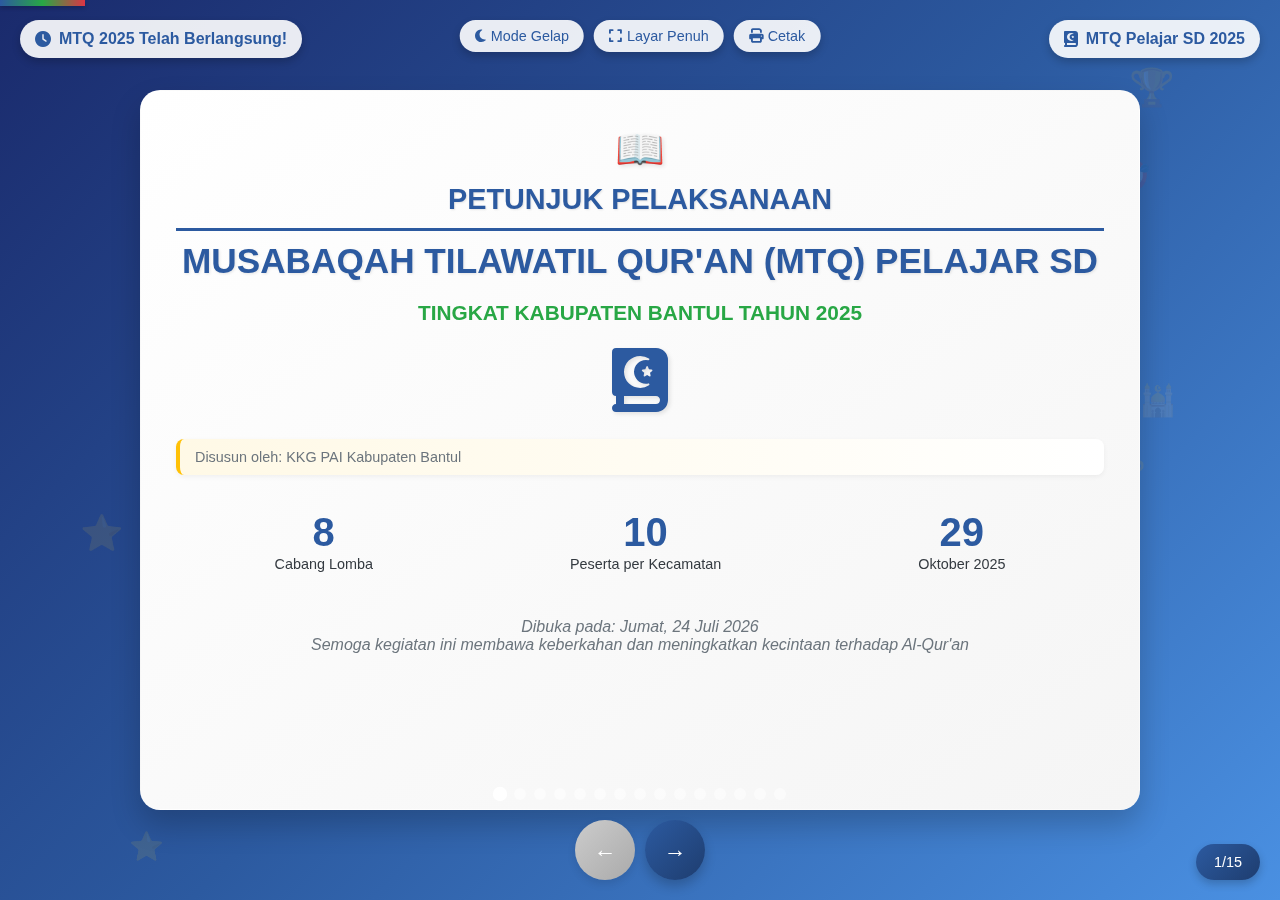
<file: materi.html>
<!DOCTYPE html>
<html lang="id">
<head>
    <meta charset="UTF-8">
    <meta name="viewport" content="width=device-width, initial-scale=1.0">
    <title>Presentasi MTQ Pelajar SD Kab. Bantul 2025</title>
    <link rel="stylesheet" href="https://cdnjs.cloudflare.com/ajax/libs/font-awesome/6.4.0/css/all.min.css">
    <style>
        * {
            box-sizing: border-box;
            margin: 0;
            padding: 0;
        }
        
        :root {
            --primary: #2c5aa0;
            --secondary: #28a745;
            --accent: #dc3545;
            --light: #f8f9fa;
            --dark: #343a40;
            --gold: #ffd700;
            --slide-bg: linear-gradient(145deg, #ffffff, #f5f5f5);
            --body-bg: linear-gradient(135deg, #1a2a6c, #2c5aa0, #4a90e2);
        }
        
        /* Mode Gelap */
        .dark-mode {
            --primary: #4a86e8;
            --secondary: #34c759;
            --accent: #ff3b30;
            --light: #1c1c1e;
            --dark: #f2f2f7;
            --slide-bg: linear-gradient(145deg, #2c2c2e, #3a3a3c);
            --body-bg: linear-gradient(135deg, #0a0a0a, #1a1a1a, #2a2a2e);
        }
        
        body {
            font-family: 'Segoe UI', Tahoma, Geneva, Verdana, sans-serif;
            margin: 0;
            padding: 0;
            background: var(--body-bg);
            color: var(--dark);
            height: 100vh;
            overflow: hidden;
            display: flex;
            flex-direction: column;
            transition: background 0.5s ease, color 0.5s ease;
        }
        
        .presentation-container {
            display: flex;
            flex-direction: column;
            align-items: center;
            padding: 20px;
            height: 100vh;
            overflow: hidden;
            position: relative;
        }
        
        .slide {
            background: var(--slide-bg);
            border-radius: 20px;
            box-shadow: 0 15px 30px rgba(0, 0, 0, 0.2);
            padding: 35px;
            width: 85%;
            max-width: 1000px;
            height: 80vh;
            box-sizing: border-box;
            position: absolute;
            top: 50%;
            left: 50%;
            transform: translate(-50%, -50%);
            overflow-y: auto;
            transition: all 0.7s cubic-bezier(0.25, 0.46, 0.45, 0.94);
            opacity: 0;
            transform: translate(-50%, -50%) scale(0.8) rotateY(10deg);
            z-index: 1;
            border: 1px solid rgba(255, 255, 255, 0.1);
        }
        
        .slide.active {
            opacity: 1;
            transform: translate(-50%, -50%) scale(1) rotateY(0);
            z-index: 2;
        }
        
        .slide h2 {
            color: var(--primary);
            border-bottom: 3px solid var(--primary);
            padding-bottom: 12px;
            margin-top: 0;
            font-size: 1.8em;
            text-shadow: 1px 1px 2px rgba(0,0,0,0.1);
        }
        
        .slide h1 {
            color: var(--primary);
            text-align: center;
            margin-top: 10px;
            font-size: 2.2em;
            text-shadow: 1px 1px 3px rgba(0,0,0,0.1);
        }
        
        .slide h3 {
            color: var(--secondary);
            margin-top: 20px;
            font-size: 1.3em;
        }
        
        .slide ul {
            list-style-type: none;
            padding-left: 0;
        }
        
        .slide ul li {
            background: url('data:image/svg+xml;charset=UTF-8,<svg xmlns="http://www.w3.org/2000/svg" width="12" height="12" viewBox="0 0 12 12"><circle cx="6" cy="6" r="6" fill="%232c5aa0"/></svg>') no-repeat left 8px;
            background-size: 10px 10px;
            padding-left: 25px;
            margin-bottom: 12px;
            line-height: 1.7;
            font-size: 1.05em;
            transition: transform 0.3s ease;
        }
        
        .dark-mode .slide ul li {
            background: url('data:image/svg+xml;charset=UTF-8,<svg xmlns="http://www.w3.org/2000/svg" width="12" height="12" viewBox="0 0 12 12"><circle cx="6" cy="6" r="6" fill="%234a86e8"/></svg>') no-repeat left 8px;
        }
        
        .slide ul li:hover {
            transform: translateX(5px);
        }
        
        .highlight {
            font-weight: bold;
            color: var(--accent);
            background: linear-gradient(120deg, transparent 0%, rgba(255, 230, 230, 0.3) 50%, transparent 100%);
            padding: 3px 8px;
            border-radius: 4px;
            animation: pulse 2s infinite;
        }
        
        .dark-mode .highlight {
            background: linear-gradient(120deg, transparent 0%, rgba(255, 100, 100, 0.2) 50%, transparent 100%);
        }
        
        @keyframes pulse {
            0% { background-position: -100px 0; }
            100% { background-position: 100px 0; }
        }
        
        .table-container {
            margin-top: 15px;
            overflow-x: auto;
            border-radius: 12px;
            box-shadow: 0 4px 12px rgba(0,0,0,0.1);
            transform: translateY(10px);
            opacity: 0;
            transition: all 0.5s ease;
        }
        
        .table-container.visible {
            transform: translateY(0);
            opacity: 1;
        }
        
        table {
            width: 100%;
            border-collapse: collapse;
            margin-top: 10px;
        }
        
        table, th, td {
            border: 1px solid #ddd;
        }
        
        .dark-mode table, .dark-mode th, .dark-mode td {
            border: 1px solid #444;
        }
        
        th, td {
            padding: 12px;
            text-align: left;
        }
        
        th {
            background: linear-gradient(135deg, var(--primary), #1e3d6f);
            color: white;
            font-weight: 600;
            position: relative;
            overflow: hidden;
        }
        
        th::after {
            content: '';
            position: absolute;
            top: 0;
            left: -100%;
            width: 100%;
            height: 100%;
            background: linear-gradient(90deg, transparent, rgba(255,255,255,0.3), transparent);
            transition: left 0.5s;
        }
        
        th:hover::after {
            left: 100%;
        }
        
        tr:nth-child(even) {
            background-color: #f8f9fa;
        }
        
        .dark-mode tr:nth-child(even) {
            background-color: #2c2c2e;
        }
        
        tr {
            transition: background-color 0.3s ease;
        }
        
        tr:hover {
            background-color: #e9ecef;
        }
        
        .dark-mode tr:hover {
            background-color: #3a3a3c;
        }
        
        .notes {
            font-size: 0.9em;
            color: #6c757d;
            margin-top: 15px;
            border-left: 4px solid #ffc107;
            padding-left: 12px;
            background: linear-gradient(90deg, #fff9e6, #fff);
            padding: 10px 15px;
            border-radius: 8px;
            box-shadow: 0 2px 5px rgba(0,0,0,0.05);
        }
        
        .dark-mode .notes {
            background: linear-gradient(90deg, #3a3a2e, #2c2c2e);
            color: #aaa;
        }
        
        .header-section {
            text-align: center;
            margin-bottom: 20px;
        }
        
        .logo {
            font-size: 2.5em;
            color: var(--primary);
            margin-bottom: 10px;
            text-shadow: 2px 2px 4px rgba(0,0,0,0.1);
        }
        
        hr {
            border: 0;
            height: 1px;
            background: linear-gradient(to right, transparent, var(--primary), transparent);
            margin: 20px 0;
        }
        
        .footer {
            text-align: center;
            margin-top: 30px;
            font-style: italic;
            color: #6c757d;
        }
        
        .badge {
            display: inline-block;
            background: linear-gradient(135deg, var(--primary), #1e3d6f);
            color: white;
            padding: 3px 8px;
            border-radius: 4px;
            font-size: 0.8em;
            margin-right: 5px;
            box-shadow: 0 2px 4px rgba(0,0,0,0.1);
        }
        
        .navigation {
            position: fixed;
            bottom: 20px;
            left: 50%;
            transform: translateX(-50%);
            display: flex;
            gap: 10px;
            z-index: 100;
        }
        
        .nav-btn {
            background: linear-gradient(135deg, var(--primary), #1e3d6f);
            color: white;
            border: none;
            border-radius: 50%;
            width: 60px;
            height: 60px;
            font-size: 1.4em;
            cursor: pointer;
            display: flex;
            align-items: center;
            justify-content: center;
            box-shadow: 0 6px 12px rgba(0, 0, 0, 0.2);
            transition: all 0.3s ease;
            position: relative;
            overflow: hidden;
        }
        
        .nav-btn::before {
            content: '';
            position: absolute;
            top: 0;
            left: -100%;
            width: 100%;
            height: 100%;
            background: linear-gradient(90deg, transparent, rgba(255,255,255,0.3), transparent);
            transition: left 0.5s;
        }
        
        .nav-btn:hover::before {
            left: 100%;
        }
        
        .nav-btn:hover {
            transform: translateY(-5px) scale(1.1);
            box-shadow: 0 8px 16px rgba(0, 0, 0, 0.3);
        }
        
        .nav-btn:active {
            transform: translateY(-2px) scale(1.05);
        }
        
        .nav-btn:disabled {
            background: linear-gradient(135deg, #cccccc, #aaaaaa);
            cursor: not-allowed;
            transform: none;
            box-shadow: 0 4px 8px rgba(0, 0, 0, 0.1);
        }
        
        .slide-counter {
            position: fixed;
            bottom: 20px;
            right: 20px;
            background: linear-gradient(135deg, var(--primary), #1e3d6f);
            color: white;
            padding: 10px 18px;
            border-radius: 25px;
            font-size: 0.9em;
            z-index: 100;
            box-shadow: 0 4px 8px rgba(0,0,0,0.2);
            display: flex;
            align-items: center;
            gap: 8px;
        }
        
        .progress-bar {
            position: fixed;
            top: 0;
            left: 0;
            height: 6px;
            background: linear-gradient(90deg, var(--primary), var(--secondary), var(--accent));
            z-index: 100;
            transition: width 0.5s ease;
            box-shadow: 0 2px 4px rgba(0,0,0,0.2);
        }
        
        .card-container {
            display: flex;
            flex-wrap: wrap;
            gap: 15px;
            margin-top: 20px;
            justify-content: center;
        }
        
        .card {
            background: white;
            border-radius: 12px;
            box-shadow: 0 6px 12px rgba(0,0,0,0.1);
            padding: 20px;
            width: calc(50% - 15px);
            min-height: 150px;
            transition: all 0.4s ease;
            position: relative;
            overflow: hidden;
            border: 1px solid rgba(0,0,0,0.05);
        }
        
        .dark-mode .card {
            background: #2c2c2e;
        }
        
        .card::before {
            content: '';
            position: absolute;
            top: 0;
            left: 0;
            width: 5px;
            height: 100%;
            background: linear-gradient(to bottom, var(--primary), var(--secondary));
            transition: width 0.3s ease;
        }
        
        .card:hover {
            transform: translateY(-8px) scale(1.02);
            box-shadow: 0 12px 20px rgba(0,0,0,0.15);
        }
        
        .card:hover::before {
            width: 8px;
        }
        
        .card h4 {
            color: var(--primary);
            margin-bottom: 10px;
            border-bottom: 2px solid var(--primary);
            padding-bottom: 5px;
        }
        
        .illustration {
            text-align: center;
            margin: 20px 0;
            font-size: 4em;
            color: var(--primary);
            text-shadow: 2px 2px 4px rgba(0,0,0,0.1);
            animation: float 3s ease-in-out infinite;
        }
        
        @keyframes float {
            0% { transform: translateY(0px); }
            50% { transform: translateY(-10px); }
            100% { transform: translateY(0px); }
        }
        
        .two-column {
            display: flex;
            gap: 20px;
            margin-top: 20px;
        }
        
        .column {
            flex: 1;
        }
        
        .timeline {
            position: relative;
            margin: 20px 0;
        }
        
        .timeline::before {
            content: '';
            position: absolute;
            left: 20px;
            top: 0;
            bottom: 0;
            width: 4px;
            background: linear-gradient(to bottom, var(--primary), var(--secondary));
        }
        
        .timeline-item {
            position: relative;
            margin-bottom: 20px;
            padding-left: 50px;
            transition: transform 0.3s ease;
        }
        
        .timeline-item:hover {
            transform: translateX(5px);
        }
        
        .timeline-item::before {
            content: '';
            position: absolute;
            left: 16px;
            top: 5px;
            width: 12px;
            height: 12px;
            border-radius: 50%;
            background: var(--secondary);
            border: 3px solid white;
            box-shadow: 0 0 0 2px var(--secondary);
            transition: all 0.3s ease;
        }
        
        .dark-mode .timeline-item::before {
            border: 3px solid #2c2c2e;
        }
        
        .timeline-item:hover::before {
            transform: scale(1.2);
            box-shadow: 0 0 0 3px var(--secondary);
        }
        
        .criteria-grid {
            display: grid;
            grid-template-columns: repeat(2, 1fr);
            gap: 15px;
            margin-top: 20px;
        }
        
        .criteria-item {
            background: #f8f9fa;
            padding: 15px;
            border-radius: 8px;
            border-left: 4px solid var(--primary);
            transition: all 0.3s ease;
            box-shadow: 0 2px 5px rgba(0,0,0,0.05);
        }
        
        .dark-mode .criteria-item {
            background: #2c2c2e;
        }
        
        .criteria-item:hover {
            transform: translateY(-5px);
            box-shadow: 0 5px 10px rgba(0,0,0,0.1);
        }
        
        .criteria-item h4 {
            color: var(--primary);
            margin-bottom: 8px;
        }
        
        .quote {
            font-style: italic;
            text-align: center;
            margin: 20px 0;
            padding: 15px;
            background: linear-gradient(135deg, #f0f8ff, #e6f2ff);
            border-radius: 12px;
            border-left: 4px solid var(--secondary);
            box-shadow: 0 4px 8px rgba(0,0,0,0.05);
            position: relative;
        }
        
        .dark-mode .quote {
            background: linear-gradient(135deg, #1a2a3a, #1a2a4a);
        }
        
        .quote::before, .quote::after {
            content: '"';
            font-size: 2em;
            color: var(--primary);
            position: absolute;
            opacity: 0.3;
        }
        
        .quote::before {
            top: 5px;
            left: 10px;
        }
        
        .quote::after {
            bottom: 5px;
            right: 10px;
        }
        
        .contact-info {
            display: flex;
            flex-wrap: wrap;
            gap: 15px;
            margin-top: 20px;
            justify-content: center;
        }
        
        .contact-item {
            display: flex;
            align-items: center;
            gap: 10px;
            background: #f8f9fa;
            padding: 10px 15px;
            border-radius: 8px;
            transition: all 0.3s ease;
            box-shadow: 0 2px 5px rgba(0,0,0,0.05);
        }
        
        .dark-mode .contact-item {
            background: #2c2c2e;
        }
        
        .contact-item:hover {
            transform: translateY(-3px);
            box-shadow: 0 5px 10px rgba(0,0,0,0.1);
        }
        
        .contact-item i {
            color: var(--primary);
            font-size: 1.2em;
        }
        
        .floating-elements {
            position: fixed;
            top: 0;
            left: 0;
            width: 100%;
            height: 100%;
            pointer-events: none;
            z-index: 0;
        }
        
        .floating-element {
            position: absolute;
            font-size: 1.5em;
            opacity: 0.1;
            animation: floatAround 15s infinite linear;
        }
        
        @keyframes floatAround {
            0% { transform: translate(0, 0) rotate(0deg); }
            25% { transform: translate(100px, 50px) rotate(90deg); }
            50% { transform: translate(50px, 100px) rotate(180deg); }
            75% { transform: translate(-50px, 50px) rotate(270deg); }
            100% { transform: translate(0, 0) rotate(360deg); }
        }
        
        .countdown {
            position: fixed;
            top: 20px;
            left: 20px;
            background: rgba(255,255,255,0.9);
            padding: 10px 15px;
            border-radius: 25px;
            font-weight: bold;
            color: var(--primary);
            z-index: 100;
            box-shadow: 0 4px 8px rgba(0,0,0,0.2);
            display: flex;
            align-items: center;
            gap: 8px;
        }
        
        .dark-mode .countdown {
            background: rgba(44, 44, 46, 0.9);
        }
        
        .presentation-title {
            position: fixed;
            top: 20px;
            right: 20px;
            background: rgba(255,255,255,0.9);
            padding: 10px 15px;
            border-radius: 25px;
            font-weight: bold;
            color: var(--primary);
            z-index: 100;
            box-shadow: 0 4px 8px rgba(0,0,0,0.2);
            display: flex;
            align-items: center;
            gap: 8px;
        }
        
        .dark-mode .presentation-title {
            background: rgba(44, 44, 46, 0.9);
        }
        
        .slide-title {
            font-size: 1.2em;
            font-weight: bold;
            color: var(--primary);
            margin-bottom: 15px;
            border-left: 4px solid var(--secondary);
            padding-left: 10px;
        }
        
        .info-box {
            background: linear-gradient(135deg, #f0f8ff, #e6f2ff);
            border-radius: 10px;
            padding: 15px;
            margin: 15px 0;
            border-left: 4px solid var(--primary);
            box-shadow: 0 4px 8px rgba(0,0,0,0.05);
        }
        
        .dark-mode .info-box {
            background: linear-gradient(135deg, #1a2a3a, #1a2a4a);
        }
        
        .info-box h4 {
            color: var(--primary);
            margin-bottom: 10px;
        }
        
        .stats-container {
            display: flex;
            justify-content: space-around;
            margin: 20px 0;
        }
        
        .stat-item {
            text-align: center;
            padding: 15px;
        }
        
        .stat-number {
            font-size: 2.5em;
            font-weight: bold;
            color: var(--primary);
            display: block;
        }
        
        .stat-label {
            font-size: 0.9em;
            color: var(--dark);
        }
        
        .emphasis-box {
            background: linear-gradient(135deg, var(--primary), #1e3d6f);
            color: white;
            border-radius: 10px;
            padding: 20px;
            margin: 20px 0;
            text-align: center;
            box-shadow: 0 6px 12px rgba(0,0,0,0.15);
        }
        
        .emphasis-box h3 {
            color: white;
            margin-bottom: 10px;
        }
        
        .team-grid {
            display: grid;
            grid-template-columns: repeat(2, 1fr);
            gap: 15px;
            margin-top: 20px;
        }
        
        .team-card {
            background: white;
            border-radius: 10px;
            padding: 15px;
            box-shadow: 0 4px 8px rgba(0,0,0,0.1);
            border-left: 4px solid var(--primary);
        }
        
        .dark-mode .team-card {
            background: #2c2c2e;
        }
        
        .team-card h4 {
            color: var(--primary);
            margin-bottom: 10px;
            display: flex;
            align-items: center;
            gap: 8px;
        }
        
        /* Fitur Baru: Indikator Slide */
        .slide-indicator {
            position: fixed;
            bottom: 100px;
            left: 50%;
            transform: translateX(-50%);
            display: flex;
            gap: 8px;
            z-index: 100;
        }
        
        .slide-dot {
            width: 12px;
            height: 12px;
            border-radius: 50%;
            background-color: rgba(255, 255, 255, 0.5);
            cursor: pointer;
            transition: all 0.3s ease;
        }
        
        .slide-dot.active {
            background-color: white;
            transform: scale(1.2);
        }
        
        .slide-dot:hover {
            transform: scale(1.1);
        }
        
        /* Fitur Baru: Kontrol Tambahan */
        .control-panel {
            position: fixed;
            top: 20px;
            left: 50%;
            transform: translateX(-50%);
            display: flex;
            gap: 10px;
            z-index: 100;
        }
        
        .control-btn {
            background: rgba(255, 255, 255, 0.9);
            color: var(--primary);
            border: none;
            border-radius: 25px;
            padding: 8px 15px;
            font-size: 0.9em;
            cursor: pointer;
            display: flex;
            align-items: center;
            gap: 5px;
            box-shadow: 0 4px 8px rgba(0,0,0,0.2);
            transition: all 0.3s ease;
        }
        
        .dark-mode .control-btn {
            background: rgba(44, 44, 46, 0.9);
            color: var(--primary);
        }
        
        .control-btn:hover {
            transform: translateY(-2px);
            box-shadow: 0 6px 12px rgba(0,0,0,0.3);
        }
        
        /* Responsivitas untuk Perangkat Mobile */
        @media (max-width: 768px) {
            .slide {
                width: 95%;
                height: 85vh;
                padding: 20px;
            }
            
            .slide h1 {
                font-size: 1.8em;
            }
            
            .slide h2 {
                font-size: 1.5em;
            }
            
            .two-column {
                flex-direction: column;
            }
            
            .card {
                width: 100%;
            }
            
            .team-grid {
                grid-template-columns: 1fr;
            }
            
            .criteria-grid {
                grid-template-columns: 1fr;
            }
            
            .stats-container {
                flex-direction: column;
            }
            
            .navigation {
                bottom: 10px;
            }
            
            .nav-btn {
                width: 50px;
                height: 50px;
                font-size: 1.2em;
            }
            
            .slide-counter {
                bottom: 10px;
                right: 10px;
                font-size: 0.8em;
            }
            
            .countdown, .presentation-title {
                position: static;
                margin: 10px auto;
                width: 90%;
                text-align: center;
            }
            
            .control-panel {
                top: 10px;
                flex-wrap: wrap;
                justify-content: center;
            }
            
            .slide-indicator {
                bottom: 80px;
            }
        }
        
        /* Animasi untuk konten yang muncul */
        .fade-in {
            animation: fadeIn 0.8s ease forwards;
        }
        
        @keyframes fadeIn {
            from { opacity: 0; transform: translateY(20px); }
            to { opacity: 1; transform: translateY(0); }
        }
        
        /* Mode Cetak */
        @media print {
            body {
                background: white !important;
                color: black !important;
                overflow: visible !important;
                height: auto !important;
            }
            
            .presentation-container {
                height: auto !important;
                overflow: visible !important;
            }
            
            .slide {
                position: static !important;
                opacity: 1 !important;
                transform: none !important;
                margin: 20px auto !important;
                page-break-after: always;
                height: auto !important;
                box-shadow: none !important;
                border: 1px solid #ccc !important;
            }
            
            .navigation, .slide-counter, .progress-bar, .floating-elements,
            .countdown, .presentation-title, .control-panel, .slide-indicator {
                display: none !important;
            }
        }
    </style>
</head>
<body>
    <div class="progress-bar" id="progressBar"></div>
    
    <div class="floating-elements" id="floatingElements">
        <!-- Floating elements will be generated by JavaScript -->
    </div>
    
    <div class="countdown" id="countdown">
        <i class="fas fa-clock"></i>
        <span id="countdownText">MTQ 2025</span>
    </div>
    
    <div class="presentation-title">
        <i class="fas fa-quran"></i>
        <span>MTQ Pelajar SD 2025</span>
    </div>
    
    <!-- Panel Kontrol Baru -->
    <div class="control-panel">
        <button class="control-btn" id="themeToggle">
            <i class="fas fa-moon"></i> Mode Gelap
        </button>
        <button class="control-btn" id="fullscreenToggle">
            <i class="fas fa-expand"></i> Layar Penuh
        </button>
        <button class="control-btn" id="printBtn">
            <i class="fas fa-print"></i> Cetak
        </button>
    </div>
    
    <div class="presentation-container" id="presentationContainer">
        <!-- Slide 1: Judul -->
        <div class="slide active" id="slide1">
            <div class="header-section">
                <div class="logo">📖</div>
                <h2>PETUNJUK PELAKSANAAN</h2>
                <h1>MUSABAQAH TILAWATIL QUR'AN (MTQ) PELAJAR SD</h1>
                <h3>TINGKAT KABUPATEN BANTUL TAHUN 2025</h3>
            </div>
            <div class="illustration">
                <i class="fas fa-quran"></i>
            </div>
            <p class="notes">Disusun oleh: KKG PAI Kabupaten Bantul</p>
            
            <div class="stats-container">
                <div class="stat-item">
                    <span class="stat-number">8</span>
                    <span class="stat-label">Cabang Lomba</span>
                </div>
                <div class="stat-item">
                    <span class="stat-number">10</span>
                    <span class="stat-label">Peserta per Kecamatan</span>
                </div>
                <div class="stat-item">
                    <span class="stat-number">29</span>
                    <span class="stat-label">Oktober 2025</span>
                </div>
            </div>
            
            <div class="footer">
                <p>Dibuka pada: <span id="currentDate"></span></p>
                <p>Semoga kegiatan ini membawa keberkahan dan meningkatkan kecintaan terhadap Al-Qur'an</p>
            </div>
        </div>

        <!-- Slide 2: Latar Belakang -->
        <div class="slide" id="slide2">
            <h2>LATAR BELAKANG</h2>
            <div class="illustration">
                <i class="fas fa-graduation-cap"></i>
            </div>
            
            <div class="info-box">
                <h4>Pendidikan Agama Islam di Sekolah</h4>
                <p>Bertujuan untuk menumbuhkan dan meningkatkan ketakwaan melalui pemberian pengetahuan, penghayatan, pengamalan, serta pengalaman peserta didik tentang Agama Islam.</p>
            </div>
            
            <div class="two-column">
                <div class="column">
                    <h3>Pendidikan Agama Islam</h3>
                    <ul>
                        <li>Menumbuhkan dan meningkatkan <span class="highlight">ketakwaan</span></li>
                        <li>Membentuk <span class="highlight">akhlak mulia</span></li>
                        <li>Mengembangkan pribadi muslim yang berakhlakul karimah</li>
                    </ul>
                </div>
                <div class="column">
                    <h3>Peran Strategis</h3>
                    <ul>
                        <li>Perlunya <span class="highlight">sinergi dan kreativitas guru</span></li>
                        <li>Membina dan membimbing peserta didik</li>
                        <li>MTQ sebagai implementasi PAI</li>
                    </ul>
                </div>
            </div>
            <div class="quote">
                "Musabaqoh Tilawatil Qur'an diharapkan mampu menumbuhkan semangat fastabiqui khairat dalam pribadi peserta didik"
            </div>
        </div>

        <!-- Slide 3: Tujuan Kegiatan -->
        <div class="slide" id="slide3">
            <h2>TUJUAN KEGIATAN</h2>
            <div class="illustration">
                <i class="fas fa-bullseye"></i>
            </div>
            
            <div class="emphasis-box">
                <h3>Membangun Generasi Qur'ani</h3>
                <p>Melalui MTQ, kita berupaya membentuk pelajar yang mencintai Al-Qur'an dan mengamalkan nilainya dalam kehidupan sehari-hari</p>
            </div>
            
            <div class="card-container">
                <div class="card">
                    <h4><i class="fas fa-brain"></i> Peningkatan Kompetensi</h4>
                    <p>Meningkatkan kompetensi peserta didik tentang Islam dan Al-Qur'an</p>
                </div>
                <div class="card">
                    <h4><i class="fas fa-trophy"></i> Pembinaan Prestasi</h4>
                    <p>Membina prestasi di bidang Al-Qur'an dan keislaman</p>
                </div>
                <div class="card">
                    <h4><i class="fas fa-lightbulb"></i> Motivasi</h4>
                    <p>Memberikan motivasi untuk melaksanakan nilai-nilai Al-Qur'an</p>
                </div>
                <div class="card">
                    <h4><i class="fas fa-seedling"></i> Pengembangan Bakat</h4>
                    <p>Mengembangkan bakat dan potensi peserta didik</p>
                </div>
            </div>
        </div>

        <!-- Slide 4: Waktu & Tempat -->
        <div class="slide" id="slide4">
            <h2>WAKTU & TEMPAT PELAKSANAAN</h2>
            <div class="illustration">
                <i class="fas fa-calendar-alt"></i>
            </div>
            
            <div class="info-box">
                <h4>Detail Pelaksanaan</h4>
                <p>Kegiatan akan dilaksanakan secara tatap muka (luring) dengan protokol kesehatan yang berlaku</p>
            </div>
            
            <div class="two-column">
                <div class="column">
                    <h3>Detail Acara</h3>
                    <div class="timeline">
                        <div class="timeline-item">
                            <h4>Hari/Tanggal</h4>
                            <p><span class="highlight">Rabu, 29 Oktober 2025</span></p>
                        </div>
                        <div class="timeline-item">
                            <h4>Waktu</h4>
                            <p><span class="highlight">07.30 - Selesai</span></p>
                        </div>
                        <div class="timeline-item">
                            <h4>Tempat</h4>
                            <p><span class="highlight">SD IT Ar-Raihan, Kapanewon Bantul</span></p>
                        </div>
                    </div>
                </div>
                <div class="column">
                    <h3>Metode Pelaksanaan</h3>
                    <ul>
                        <li>Pendekatan: <span class="highlight">Tatap Muka (Luring)</span></li>
                        <li>Penjurian: <span class="highlight">Langsung</span></li>
                        <li>Peserta dan dewan juri dalam satu ruang</li>
                        <li>Semua cabang lomba dilaksanakan serentak</li>
                    </ul>
                </div>
            </div>
        </div>

        <!-- Slide 5: Panitia & Penyelenggara -->
        <div class="slide" id="slide5">
            <h2>PANITIA & PENYELENGGARA</h2>
            <div class="illustration">
                <i class="fas fa-users-cog"></i>
            </div>
            
            <div class="info-box">
                <h4>Struktur Kepanitiaan</h4>
                <p>Kegiatan MTQ Pelajar SD 2025 diselenggarakan oleh KKG PAI Kabupaten Bantul dengan dukungan berbagai pihak terkait</p>
            </div>
            
            <div class="team-grid">
                <div class="team-card">
                    <h4><i class="fas fa-user-tie"></i> Panitia Pelaksana</h4>
                    <ul>
                        <li>Pengurus KKG PAI Kabupaten Bantul</li>
                        <li>Bertanggung jawab atas keseluruhan pelaksanaan</li>
                        <li>Menyiapkan sarana dan prasarana</li>
                    </ul>
                </div>
                
                <div class="team-card">
                    <h4><i class="fas fa-user-friends"></i> Pendamping Peserta (Ofisial)</h4>
                    <ul>
                        <li>Guru PAI perwakilan kapanewon</li>
                        <li>Bertanggung jawab atas peserta didik</li>
                        <li>Media komunikasi dengan panitia</li>
                    </ul>
                </div>
                
                <div class="team-card">
                    <h4><i class="fas fa-microphone"></i> Pewara</h4>
                    <ul>
                        <li>Bertugas di dalam ruang lomba</li>
                        <li>Membacakan tata tertib lomba</li>
                        <li>Membantu rekapitulasi penilaian</li>
                    </ul>
                </div>
                
                <div class="team-card">
                    <h4><i class="fas fa-gavel"></i> Dewan Juri</h4>
                    <ul>
                        <li>Minimal 3 orang per cabang lomba</li>
                        <li>Profesional di bidangnya</li>
                        <li>Bertugas menilai dengan objektif dan adil</li>
                    </ul>
                </div>
            </div>
            
            <div class="notes">
                <p>Segala informasi dan hal-hal berkaitan dengan kegiatan disampaikan melalui pendamping peserta (ofisial)</p>
            </div>
        </div>

        <!-- Slide 6: Peserta Kegiatan -->
        <div class="slide" id="slide6">
            <h2>PESERTA KEGIATAN</h2>
            <div class="illustration">
                <i class="fas fa-users"></i>
            </div>
            
            <div class="info-box">
                <h4>Syarat Peserta</h4>
                <p>Peserta adalah siswa SD aktif yang memenuhi kriteria dan hanya boleh mengikuti satu cabang lomba</p>
            </div>
            
            <div class="two-column">
                <div class="column">
                    <h3>Kriteria Peserta</h3>
                    <ul>
                        <li>Peserta didik SD Negeri/Swasta di Kabupaten Bantul</li>
                        <li>Masih aktif dan beragama Islam</li>
                        <li>Kelas <span class="highlight">I sampai VI</span></li>
                        <li>Status: <span class="highlight">Warga Negara Indonesia (WNI)</span></li>
                        <li>Memiliki <span class="highlight">akhlak mulia</span></li>
                    </ul>
                </div>
                <div class="column">
                    <h3>Ketentuan Peserta</h3>
                    <ul>
                        <li>Hanya diperbolehkan mengikuti <span class="highlight">satu cabang lomba</span></li>
                        <li>Didampingi oleh guru pendamping</li>
                        <li>Wajib mematuhi tata tertib lomba</li>
                        <li>Menggunakan seragam yang ditentukan</li>
                    </ul>
                </div>
            </div>
            <p class="notes">Setiap kapanewon wajib mengirimkan perwakilan untuk semua cabang lomba</p>
        </div>

        <!-- Slide 7: Cabang Lomba -->
        <div class="slide" id="slide7">
            <h2>CABANG LOMBA (8 BIDANG)</h2>
            <div class="illustration">
                <i class="fas fa-tasks"></i>
            </div>
            
            <div class="info-box">
                <h4>Variasi Kompetisi</h4>
                <p>MTQ menyediakan 8 cabang lomba yang mencakup berbagai aspek keislaman untuk mengakomodasi bakat dan minat peserta</p>
            </div>
            
            <div class="table-container" id="lombaTable">
                <table>
                    <thead>
                        <tr>
                            <th>No.</th>
                            <th>Cabang Lomba</th>
                            <th>Peserta per Kapanewon</th>
                            <th>Keterangan</th>
                        </tr>
                    </thead>
                    <tbody>
                        <tr><td>1.</td><td>Musabaqah Tilawatil Qur'an (MTQ)</td><td>1 putra atau putri</td><td>Bacaan mujawwad dan murattal</td></tr>
                        <tr><td>2.</td><td>Puitisasi Saritilawah</td><td>1 putra atau putri</td><td>Membaca terjemahan dengan puitisasi</td></tr>
                        <tr><td>3.</td><td>Musabaqah Tartil Qur'an (MTtQ)</td><td>1 putra atau putri</td><td>Bacaan tartil dengan irama</td></tr>
                        <tr><td>4.</td><td>Musabaqah Hifdzil Qur'an (MHQ)</td><td>1 putra atau putri</td><td>Hafalan Juz Amma</td></tr>
                        <tr><td>5.</td><td>Musabaqah Adzan (MAz)</td><td>1 putra</td><td>Azan, doa, dan ikamah</td></tr>
                        <tr><td>6.</td><td>Lomba Pidato PAI (LPP)</td><td>1 putra atau putri</td><td>Pidato tanpa teks</td></tr>
                        <tr><td>7.</td><td>Menggambar Islami</td><td>1 putra atau putri</td><td>Tema "Moderasi Beragama"</td></tr>
                        <tr><td>8.</td><td>Lomba Cerdas Cermat PAI (LCP)</td><td>3 putra/putri/campuran</td><td>Babak penyisihan dan final</td></tr>
                    </tbody>
                </table>
            </div>
            <p><span class="highlight">Total Jumlah Peserta tiap Kapanewon: 10 peserta</span></p>
        </div>

        <!-- Slide 8: MTQ & MTtQ -->
        <div class="slide" id="slide8">
            <h2>LOMBA BACAAN QUR'AN</h2>
            <div class="illustration">
                <i class="fas fa-book-open"></i>
            </div>
            
            <div class="info-box">
                <h4>Penekanan pada Kualitas Bacaan</h4>
                <p>Lomba bacaan Al-Qur'an menekankan pada ketepatan tajwid, fashohah, dan keindahan lagu</p>
            </div>
            
            <div class="two-column">
                <div class="column">
                    <h3>Musabaqah Tilawatil Qur'an (MTQ)</h3>
                    <ul>
                        <li>Durasi: <span class="highlight">7 menit</span></li>
                        <li>Maqro': QS. al-Baqarah (21, 189) atau QS. Ali Imran (31, 144, 189)</li>
                        <li>Kriteria Penilaian:
                            <ul>
                                <li>Tajwid: 30</li>
                                <li>Fashohah: 30</li>
                                <li>Lagu dan Adab: 40</li>
                            </ul>
                        </li>
                    </ul>
                </div>
                <div class="column">
                    <h3>Musabaqah Tartil Qur'an (MTtQ)</h3>
                    <ul>
                        <li>Durasi: <span class="highlight">7 menit</span></li>
                        <li>Maqro': <span class="highlight">Juz 1 s.d. Juz 3</span> (ditentukan juri)</li>
                        <li>Kriteria Penilaian:
                            <ul>
                                <li>Tajwid: 40</li>
                                <li>Adab dan Fashohah: 30</li>
                                <li>Irama: 30</li>
                            </ul>
                        </li>
                    </ul>
                </div>
            </div>
        </div>

        <!-- Slide 9: MHQ & Puitisasi -->
        <div class="slide" id="slide9">
            <h2>LOMBA HAFALAN & SARITILAWAH</h2>
            <div class="illustration">
                <i class="fas fa-brain"></i>
            </div>
            
            <div class="info-box">
                <h4>Penguasaan Kandungan Al-Qur'an</h4>
                <p>Lomba ini menguji hafalan dan pemahaman peserta terhadap kandungan Al-Qur'an</p>
            </div>
            
            <div class="two-column">
                <div class="column">
                    <h3>Musabaqah Hifdzil Qur'an (MHQ)</h3>
                    <ul>
                        <li>Maqro': <span class="highlight">Juz Amma (QS 90 s.d. 114)</span></li>
                        <li>Mekanisme:
                            <ul>
                                <li>Melanjutkan ayat</li>
                                <li>Menyebutkan nama surah</li>
                            </ul>
                        </li>
                        <li>Kriteria Penilaian:
                            <ul>
                                <li>Tahfidz: 30-50</li>
                                <li>Tajwid: 15-25</li>
                                <li>Fashohah dan Adab: 15-25</li>
                            </ul>
                        </li>
                    </ul>
                </div>
                <div class="column">
                    <h3>Puitisasi Saritilawah</h3>
                    <ul>
                        <li>Durasi: <span class="highlight">10 menit</span></li>
                        <li>Surah: al-Fatihah, al-Ma'uun, ad-Dhuha, atau at-Takasur</li>
                        <li>Membaca teks atau hafalan</li>
                        <li>Kriteria Penilaian:
                            <ul>
                                <li>Penghayatan & Retorika: 40</li>
                                <li>Vokal & Intonasi: 30</li>
                                <li>Artikulasi: 30</li>
                            </ul>
                        </li>
                    </ul>
                </div>
            </div>
        </div>

        <!-- Slide 10: Azan & Pidato -->
        <div class="slide" id="slide10">
            <h2>LOMBA AZAN & PIDATO</h2>
            <div class="illustration">
                <i class="fas fa-microphone"></i>
            </div>
            
            <div class="info-box">
                <h4>Keterampilan Berbicara dan Berdakwah</h4>
                <p>Lomba ini mengasah kemampuan peserta dalam menyampaikan pesan keislaman dengan efektif</p>
            </div>
            
            <div class="two-column">
                <div class="column">
                    <h3>Musabaqah Azan (MAz)</h3>
                    <ul>
                        <li>Peserta: <span class="highlight">Putra</span></li>
                        <li>Materi: Azan (bukan Subuh), doa setelah azan, ikamah</li>
                        <li>Kriteria Penilaian:
                            <ul>
                                <li>Fashahah & Adab: 50</li>
                                <li>Vokal & Kejernihan Suara: 30</li>
                                <li>Lagu & Variasi: 20</li>
                            </ul>
                        </li>
                    </ul>
                </div>
                <div class="column">
                    <h3>Lomba Pidato PAI (LPP)</h3>
                    <ul>
                        <li>Durasi: <span class="highlight">7-10 menit</span> (tanpa teks)</li>
                        <li>10 pilihan tema (contoh: Mensyukuri nikmat Allah, Toleransi)</li>
                        <li>Wajib menyerahkan teks pidato (3 eksemplar)</li>
                        <li>Kriteria Penilaian:
                            <ul>
                                <li>Kesesuaian Isi & Tema: 40</li>
                                <li>Retorika & Ekspresi Mimik: 40</li>
                                <li>Gaya Bahasa & Vokal: 20</li>
                            </ul>
                        </li>
                    </ul>
                </div>
            </div>
        </div>

        <!-- Slide 11: Menggambar Islami -->
        <div class="slide" id="slide11">
            <h2>LOMBA MENGGAMBAR ISLAMI</h2>
            <div class="illustration">
                <i class="fas fa-palette"></i>
            </div>
            
            <div class="info-box">
                <h4>Ekspresi Kreativitas Visual</h4>
                <p>Lomba menggambar dengan tema "Moderasi Beragama" untuk mengekspresikan nilai-nilai Islam melalui seni visual</p>
            </div>
            
            <div class="two-column">
                <div class="column">
                    <h3>Ketentuan Umum</h3>
                    <ul>
                        <li>Tema: <span class="highlight">"Moderasi Beragama"</span></li>
                        <li>Media: Kertas <span class="highlight">A3</span> (disediakan panitia)</li>
                        <li>Peralatan: <span class="highlight">Crayon</span> (dibawa peserta)</li>
                        <li>Waktu: <span class="highlight">3 jam (180 menit)</span></li>
                        <li>Bersifat individual, tidak boleh dibantu</li>
                    </ul>
                </div>
                <div class="column">
                    <h3>Kriteria Penilaian</h3>
                    <div class="criteria-grid">
                        <div class="criteria-item">
                            <h4>Kesesuaian Tema</h4>
                            <p>5 - 15 poin</p>
                        </div>
                        <div class="criteria-item">
                            <h4>Artistik & Imajinasi</h4>
                            <p>30 - 50 poin</p>
                        </div>
                        <div class="criteria-item">
                            <h4>Pemilihan Warna</h4>
                            <p>10 - 25 poin</p>
                        </div>
                        <div class="criteria-item">
                            <h4>Kebersihan & Kehalusan</h4>
                            <p>5 - 10 poin</p>
                        </div>
                    </div>
                </div>
            </div>
        </div>

        <!-- Slide 12: Cerdas Cermat PAI -->
        <div class="slide" id="slide12">
            <h2>LOMBA CERDAS CERMAT PAI (LCP)</h2>
            <div class="illustration">
                <i class="fas fa-lightbulb"></i>
            </div>
            
            <div class="info-box">
                <h4>Kompetisi Tim Berbasis Pengetahuan</h4>
                <p>Lomba yang menguji wawasan dan pengetahuan peserta tentang Pendidikan Agama Islam melalui format yang menarik</p>
            </div>
            
            <div class="two-column">
                <div class="column">
                    <h3>Ketentuan Umum</h3>
                    <ul>
                        <li>Bentuk: <span class="highlight">Tim/Regu</span> (3 peserta)</li>
                        <li>Materi: Kurikulum Merdeka kelas IV-VI & Juz Amma</li>
                        <li>Babak: <span class="highlight">Penyisihan</span> dan <span class="highlight">Final</span></li>
                        <li>5 regu terbaik masuk babak final</li>
                    </ul>
                </div>
                <div class="column">
                    <h3>Babak Final</h3>
                    <ul>
                        <li><span class="highlight">Soal Wajib Timing</span>: 7 soal, 2 menit</li>
                        <li><span class="highlight">Soal Wajib Lempar Rebut</span>: 7 soal, 5 detik</li>
                        <li><span class="highlight">Soal Rebutan</span>: 10 soal, skor ±100</li>
                    </ul>
                </div>
            </div>
            <div class="notes">
                <p>Regu tercepat menekan bel berhak menjawab soal rebutan. Jawaban tidak lengkap dianggap salah dengan skor -100.</p>
            </div>
        </div>

        <!-- Slide 13: Penghargaan -->
        <div class="slide" id="slide13">
            <h2>PENGHARGAAN & KEJUARAAN</h2>
            <div class="illustration">
                <i class="fas fa-trophy"></i>
            </div>
            
            <div class="info-box">
                <h4>Apresiasi untuk Prestasi</h4>
                <p>Setiap prestasi yang diraih peserta akan mendapatkan penghargaan sebagai bentuk apresiasi dan motivasi</p>
            </div>
            
            <div class="two-column">
                <div class="column">
                    <h3>Penghargaan Per Cabang</h3>
                    <ul>
                        <li>Juara I, II, III</li>
                        <li>Harapan I, dan Harapan II</li>
                        <li>Mendapatkan <span class="highlight">trophy dan piagam penghargaan</span></li>
                    </ul>
                </div>
                <div class="column">
                    <h3>Kejuaraan Umum Kapanewon</h3>
                    <p>Diraih oleh kapanewon dengan poin terbanyak:</p>
                    <ul>
                        <li>Juara I: <span class="highlight">5 poin</span></li>
                        <li>Juara II: <span class="highlight">4 poin</span></li>
                        <li>Juara III: <span class="highlight">3 poin</span></li>
                        <li>Harapan I: <span class="highlight">2 poin</span></li>
                        <li>Harapan II: <span class="highlight">1 poin</span></li>
                    </ul>
                </div>
            </div>
            <p class="notes">Jika poin sama, kejuaraan umum ditentukan dengan melihat perolehan Juara I terbanyak, dan seterusnya</p>
        </div>

        <!-- Slide 14: Ketentuan Lain -->
        <div class="slide" id="slide14">
            <h2>KETENTUAN LAIN</h2>
            <div class="illustration">
                <i class="fas fa-clipboard-list"></i>
            </div>
            
            <div class="info-box">
                <h4>Ketentuan Umum</h4>
                <p>Beberapa ketentuan tambahan yang perlu diperhatikan oleh semua pihak terkait pelaksanaan MTQ</p>
            </div>
            
            <div class="two-column">
                <div class="column">
                    <h3>Seragam Peserta</h3>
                    <ul>
                        <li>Memakai <span class="highlight">seragam merah putih</span></li>
                        <li>Menutup aurat, sopan, dan rapi</li>
                        <li>Memakai <span class="highlight">tanda nomor peserta</span></li>
                        <li>Pakaian sesuai nilai-nilai Islami</li>
                    </ul>
                </div>
                <div class="column">
                    <h3>Tindakan Pelanggaran</h3>
                    <ul>
                        <li>Pemberitahuan lisan untuk perbaikan</li>
                        <li>Pengurangan nilai</li>
                        <li><span class="highlight">Diskualifikasi</span></li>
                    </ul>
                </div>
            </div>
            <div class="quote">
                <p class="highlight">Keputusan dewan juri tidak dapat diganggu gugat</p>
            </div>
        </div>

        <!-- Slide 15: Penutup -->
        <div class="slide" id="slide15">
            <h2>PENUTUP</h2>
            <div class="illustration">
                <i class="fas fa-handshake"></i>
            </div>
            
            <div class="emphasis-box">
                <h3>Mari Sukseskan MTQ Pelajar SD 2025</h3>
                <p>Bersama kita wujudkan generasi Qur'ani yang berakhlak mulia dan berprestasi</p>
            </div>
            
            <p>Petunjuk Pelaksanaan ini disusun sebagai pedoman dalam pelaksanaan MTQ Pelajar SD Tingkat Kabupaten Bantul Tahun 2025.</p>
            
            <div class="contact-info">
                <div class="contact-item">
                    <i class="fas fa-users"></i>
                    <span>KKG PAI Kabupaten Bantul</span>
                </div>
                <div class="contact-item">
                    <i class="fas fa-calendar"></i>
                    <span>Rabu, 29 Oktober 2025</span>
                </div>
                <div class="contact-item">
                    <i class="fas fa-map-marker-alt"></i>
                    <span>SD IT Ar-Raihan, Bantul</span>
                </div>
            </div>
            
            <div class="footer">
                <p>Dibuka pada: <span id="closingDate"></span></p>
                <p>Panitia MTQ Pelajar SD Kabupaten Bantul 2025</p>
                <p>Semoga kegiatan ini membawa keberkahan bagi semua pihak</p>
            </div>
        </div>
    </div>

    <!-- Indikator Slide Baru -->
    <div class="slide-indicator" id="slideIndicator">
        <!-- Slide dots akan di-generate oleh JavaScript -->
    </div>

    <div class="navigation">
        <button class="nav-btn" id="prevBtn" disabled>←</button>
        <button class="nav-btn" id="nextBtn">→</button>
    </div>
    
    <div class="slide-counter" id="slideCounter">
        <i class="fas fa-layer-group"></i>
        <span>1/15</span>
    </div>

    <script>
        document.addEventListener('DOMContentLoaded', function() {
            const slides = document.querySelectorAll('.slide');
            const prevBtn = document.getElementById('prevBtn');
            const nextBtn = document.getElementById('nextBtn');
            const slideCounter = document.getElementById('slideCounter');
            const progressBar = document.getElementById('progressBar');
            const floatingElements = document.getElementById('floatingElements');
            const countdownText = document.getElementById('countdownText');
            const currentDateElement = document.getElementById('currentDate');
            const closingDateElement = document.getElementById('closingDate');
            const slideIndicator = document.getElementById('slideIndicator');
            const themeToggle = document.getElementById('themeToggle');
            const fullscreenToggle = document.getElementById('fullscreenToggle');
            const printBtn = document.getElementById('printBtn');
            
            let currentSlide = 0;
            const totalSlides = slides.length;
            
            // Set tanggal berjalan
            function setCurrentDate() {
                const now = new Date();
                const options = { 
                    weekday: 'long', 
                    year: 'numeric', 
                    month: 'long', 
                    day: 'numeric' 
                };
                const dateString = now.toLocaleDateString('id-ID', options);
                currentDateElement.textContent = dateString;
                closingDateElement.textContent = dateString;
            }
            
            // Generate floating elements
            function generateFloatingElements() {
                const icons = ['📖', '🕌', '⭐', '🎯', '🏆', '✏️', '📝', '🔔', '💡', '🎨'];
                for (let i = 0; i < 15; i++) {
                    const element = document.createElement('div');
                    element.className = 'floating-element';
                    element.textContent = icons[Math.floor(Math.random() * icons.length)];
                    element.style.left = `${Math.random() * 100}%`;
                    element.style.top = `${Math.random() * 100}%`;
                    element.style.animationDuration = `${15 + Math.random() * 20}s`;
                    element.style.fontSize = `${1 + Math.random() * 2}em`;
                    floatingElements.appendChild(element);
                }
            }
            
            // Generate slide indicator dots
            function generateSlideIndicator() {
                for (let i = 0; i < totalSlides; i++) {
                    const dot = document.createElement('div');
                    dot.className = 'slide-dot';
                    if (i === currentSlide) {
                        dot.classList.add('active');
                    }
                    dot.addEventListener('click', () => {
                        goToSlide(i);
                    });
                    slideIndicator.appendChild(dot);
                }
            }
            
            // Update slide indicator
            function updateSlideIndicator() {
                const dots = document.querySelectorAll('.slide-dot');
                dots.forEach((dot, index) => {
                    if (index === currentSlide) {
                        dot.classList.add('active');
                    } else {
                        dot.classList.remove('active');
                    }
                });
            }
            
            // Countdown to event
            function updateCountdown() {
                const eventDate = new Date('2025-10-29');
                const now = new Date();
                const diff = eventDate - now;
                
                if (diff > 0) {
                    const days = Math.floor(diff / (1000 * 60 * 60 * 24));
                    countdownText.textContent = `${days} Hari Menuju MTQ 2025`;
                } else {
                    countdownText.textContent = 'MTQ 2025 Telah Berlangsung!';
                }
            }
            
            // Fungsi untuk memperbarui tampilan slide
            function updateSlide() {
                // Sembunyikan semua slide
                slides.forEach(slide => {
                    slide.classList.remove('active');
                });
                
                // Tampilkan slide aktif
                slides[currentSlide].classList.add('active');
                
                // Animasi tabel
                const tableContainer = document.querySelector('.table-container');
                if (tableContainer) {
                    setTimeout(() => {
                        tableContainer.classList.add('visible');
                    }, 300);
                }
                
                // Perbarui tombol navigasi
                prevBtn.disabled = currentSlide === 0;
                nextBtn.disabled = currentSlide === totalSlides - 1;
                
                // Perbarui counter slide
                slideCounter.textContent = `${currentSlide + 1}/${totalSlides}`;
                
                // Perbarui progress bar
                progressBar.style.width = `${((currentSlide + 1) / totalSlides) * 100}%`;
                
                // Perbarui indikator slide
                updateSlideIndicator();
            }
            
            // Fungsi untuk pindah ke slide tertentu
            function goToSlide(slideIndex) {
                if (slideIndex >= 0 && slideIndex < totalSlides) {
                    currentSlide = slideIndex;
                    updateSlide();
                }
            }
            
            // Fungsi untuk pindah ke slide berikutnya
            function nextSlide() {
                if (currentSlide < totalSlides - 1) {
                    currentSlide++;
                    updateSlide();
                }
            }
            
            // Fungsi untuk pindah ke slide sebelumnya
            function prevSlide() {
                if (currentSlide > 0) {
                    currentSlide--;
                    updateSlide();
                }
            }
            
            // Toggle mode gelap
            function toggleDarkMode() {
                document.body.classList.toggle('dark-mode');
                const icon = themeToggle.querySelector('i');
                if (document.body.classList.contains('dark-mode')) {
                    icon.className = 'fas fa-sun';
                    themeToggle.innerHTML = '<i class="fas fa-sun"></i> Mode Terang';
                } else {
                    icon.className = 'fas fa-moon';
                    themeToggle.innerHTML = '<i class="fas fa-moon"></i> Mode Gelap';
                }
            }
            
            // Toggle layar penuh
            function toggleFullscreen() {
                if (!document.fullscreenElement) {
                    document.documentElement.requestFullscreen().catch(err => {
                        console.log(`Error attempting to enable fullscreen: ${err.message}`);
                    });
                    fullscreenToggle.innerHTML = '<i class="fas fa-compress"></i> Keluar Layar Penuh';
                } else {
                    if (document.exitFullscreen) {
                        document.exitFullscreen();
                        fullscreenToggle.innerHTML = '<i class="fas fa-expand"></i> Layar Penuh';
                    }
                }
            }
            
            // Event listener untuk tombol navigasi
            prevBtn.addEventListener('click', prevSlide);
            nextBtn.addEventListener('click', nextSlide);
            
            // Event listener untuk keyboard
            document.addEventListener('keydown', function(e) {
                if (e.key === 'ArrowRight' || e.key === ' ' || e.key === 'PageDown') {
                    nextSlide();
                } else if (e.key === 'ArrowLeft' || e.key === 'PageUp') {
                    prevSlide();
                } else if (e.key === 'Home') {
                    goToSlide(0);
                } else if (e.key === 'End') {
                    goToSlide(totalSlides - 1);
                }
            });
            
            // Event listener untuk sentuhan (mobile)
            let startX = 0;
            let endX = 0;
            
            document.addEventListener('touchstart', function(e) {
                startX = e.touches[0].clientX;
            });
            
            document.addEventListener('touchend', function(e) {
                endX = e.changedTouches[0].clientX;
                handleSwipe();
            });
            
            function handleSwipe() {
                const diffX = startX - endX;
                
                if (Math.abs(diffX) > 50) { // Minimum swipe distance
                    if (diffX > 0) {
                        nextSlide(); // Swipe kiri
                    } else {
                        prevSlide(); // Swipe kanan
                    }
                }
            }
            
            // Event listener untuk kontrol tambahan
            themeToggle.addEventListener('click', toggleDarkMode);
            fullscreenToggle.addEventListener('click', toggleFullscreen);
            printBtn.addEventListener('click', () => window.print());
            
            // Inisialisasi
            setCurrentDate();
            generateFloatingElements();
            generateSlideIndicator();
            updateCountdown();
            updateSlide();
            
            // Update countdown setiap hari
            setInterval(updateCountdown, 24 * 60 * 60 * 1000);
        });
    </script>
</body>
</html>
</file>
